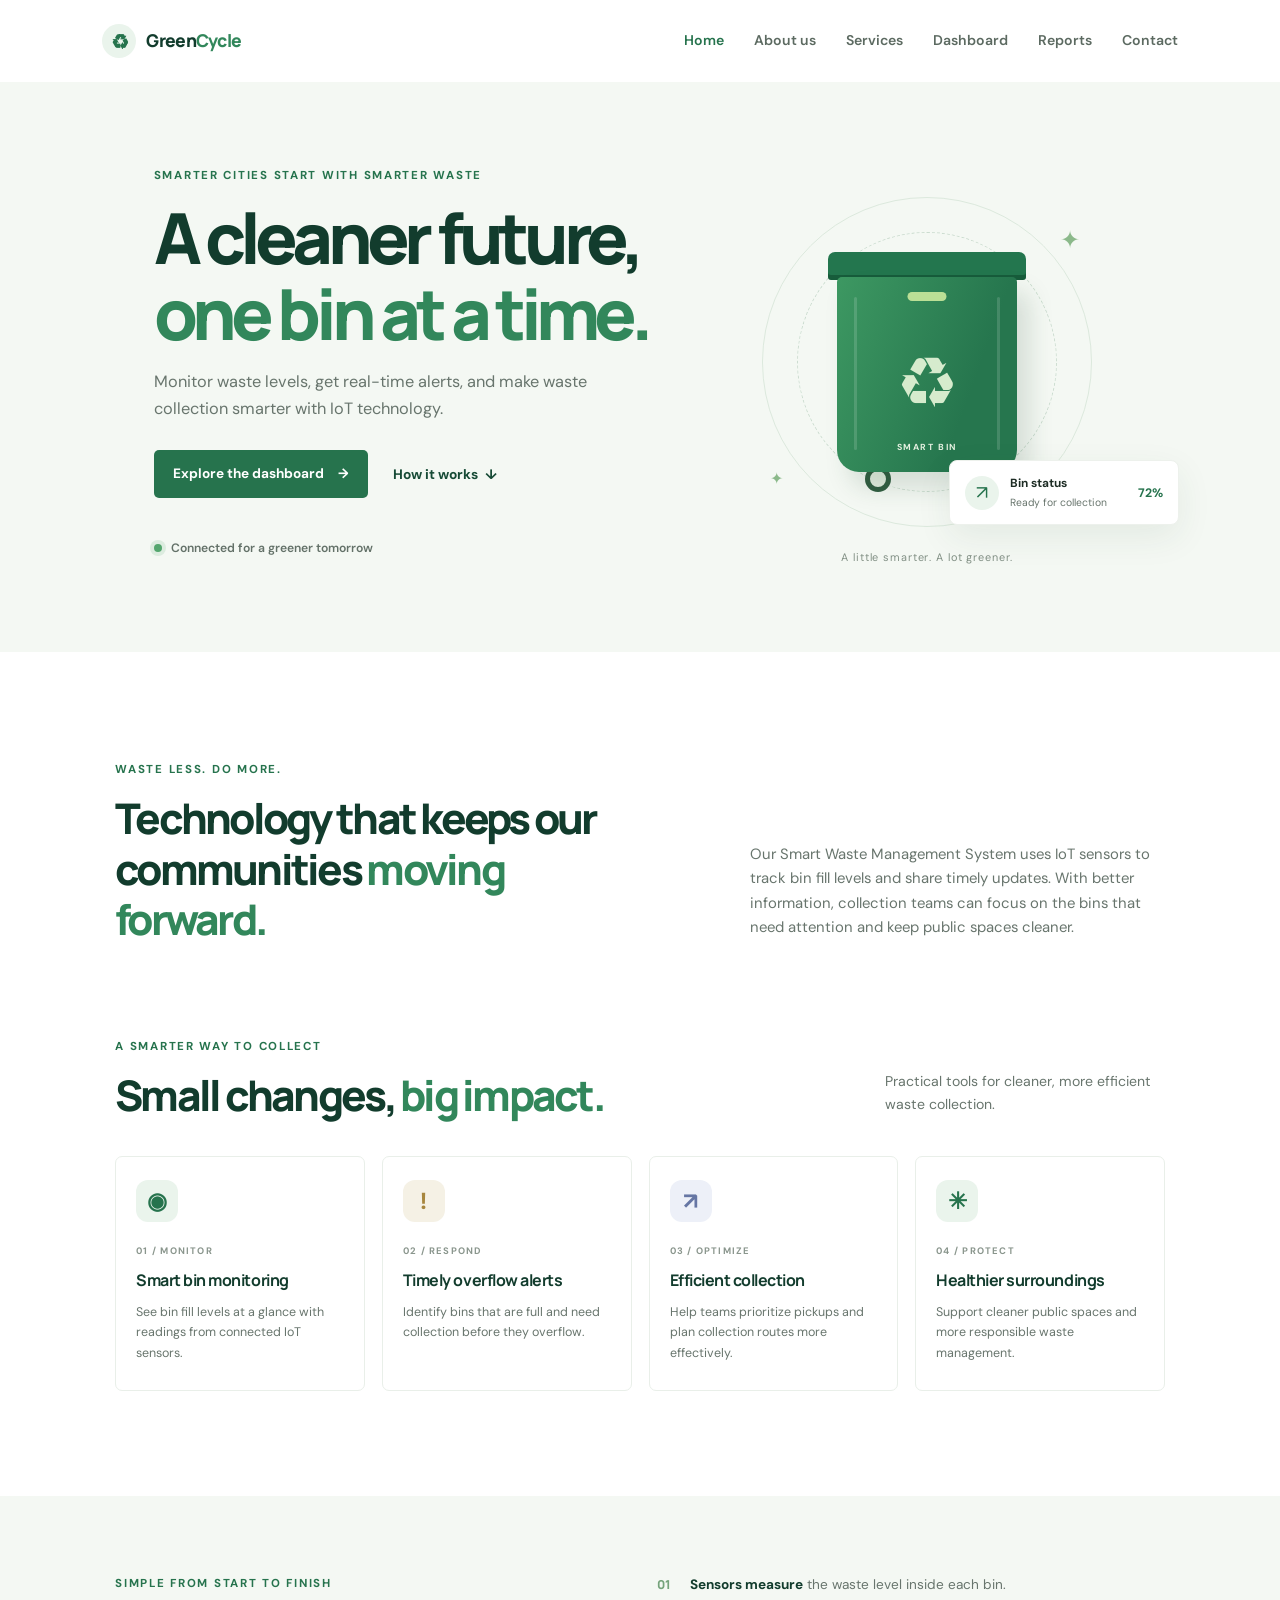
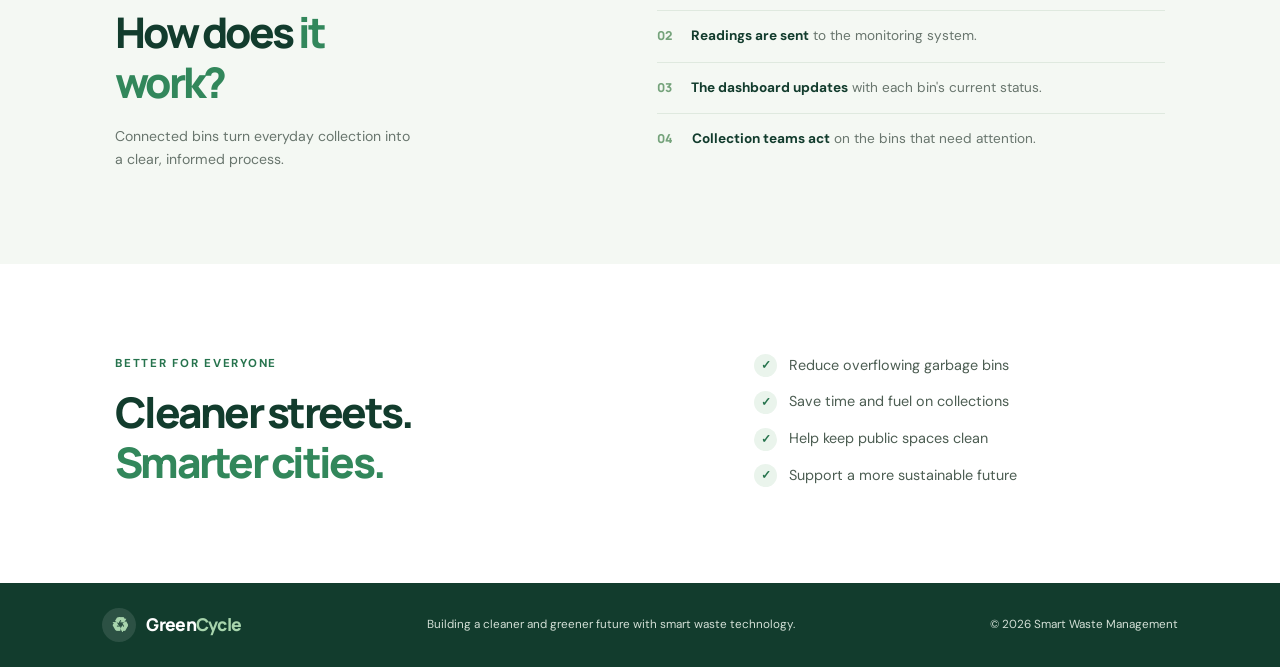
<file: index.html>
<!DOCTYPE html>
<html lang="en">
<head>
    <meta charset="UTF-8">
    <meta name="viewport" content="width=device-width, initial-scale=1.0">
    <meta name="description" content="Monitor waste levels, receive real-time alerts, and make waste collection smarter with IoT technology.">
    <title>Smart Waste Management</title>
    <link rel="stylesheet" href="styles.css">
    <script src="script.js" defer></script>
</head>
<body>
    <header class="site-header">
        <a class="brand" href="home.html" aria-label="Smart Waste Management home">
            <span class="brand-icon" aria-hidden="true">♻</span>
            <span>Green<span class="brand-accent">Cycle</span></span>
        </a>

        <button class="menu-toggle" type="button" aria-expanded="false" aria-controls="site-nav">
            <span class="menu-toggle-label">Menu</span>
            <span class="menu-toggle-icon" aria-hidden="true">☰</span>
        </button>

        <nav class="site-nav" id="site-nav" aria-label="Main navigation">
            <a class="active" href="home.html" aria-current="page">Home</a>
            <a href="AboutUs.html">About us</a>
            <a href="Services.html">Services</a>
            <a href="Dashboard.html">Dashboard</a>
            <a href="Reports.html">Reports</a>
            <a href="Contacts.html">Contact</a>
        </nav>
    </header>

    <main>
        <section class="hero">
            <div class="hero-content">
                <p class="eyebrow">Smarter cities start with smarter waste</p>
                <h1>A cleaner future,<br><span>one bin at a time.</span></h1>
                <p class="hero-copy">Monitor waste levels, get real-time alerts, and make waste collection smarter with IoT technology.</p>
                <div class="hero-actions">
                    <a class="button button-primary" href="Dashboard.html">Explore the dashboard <span aria-hidden="true">→</span></a>
                    <a class="text-link" href="#about">How it works <span aria-hidden="true">↓</span></a>
                </div>
                <div class="hero-note">
                    <span class="status-dot" aria-hidden="true"></span>
                    Connected for a greener tomorrow
                </div>
            </div>
            <div class="hero-visual" aria-label="Illustration of a connected smart waste bin" role="img">
                <div class="orbit orbit-one"></div>
                <div class="orbit orbit-two"></div>
                <div class="leaf leaf-one" aria-hidden="true">✦</div>
                <div class="leaf leaf-two" aria-hidden="true">✦</div>
                <div class="bin-illustration">
                    <div class="bin-lid"></div>
                    <div class="bin-body">
                        <span class="bin-sensor"></span>
                        <span class="bin-recycle" aria-hidden="true">♻</span>
                        <span class="bin-label">SMART BIN</span>
                    </div>
                    <div class="bin-wheel wheel-one"></div>
                    <div class="bin-wheel wheel-two"></div>
                </div>
                <div class="sensor-card">
                    <span class="sensor-icon" aria-hidden="true">↗</span>
                    <span><strong>Bin status</strong><small>Ready for collection</small></span>
                    <span class="sensor-level">72%</span>
                </div>
                <span class="hero-caption">A little smarter. A lot greener.</span>
            </div>
        </section>

        <section class="intro section-wrap" id="about">
            <div class="section-heading">
                <p class="eyebrow">Waste less. Do more.</p>
                <h2>Technology that keeps our communities <span>moving forward.</span></h2>
            </div>
            <p class="intro-copy">Our Smart Waste Management System uses IoT sensors to track bin fill levels and share timely updates. With better information, collection teams can focus on the bins that need attention and keep public spaces cleaner.</p>
        </section>

        <section class="features section-wrap" id="features">
            <div class="section-title-row">
                <div>
                    <p class="eyebrow">A smarter way to collect</p>
                    <h2>Small changes, <span>big impact.</span></h2>
                </div>
                <p>Practical tools for cleaner, more efficient waste collection.</p>
            </div>
            <div class="feature-grid">
                <article class="feature-card">
                    <span class="feature-icon" aria-hidden="true">◉</span>
                    <p class="feature-number">01 / MONITOR</p>
                    <h3>Smart bin monitoring</h3>
                    <p>See bin fill levels at a glance with readings from connected IoT sensors.</p>
                </article>
                <article class="feature-card">
                    <span class="feature-icon icon-alert" aria-hidden="true">!</span>
                    <p class="feature-number">02 / RESPOND</p>
                    <h3>Timely overflow alerts</h3>
                    <p>Identify bins that are full and need collection before they overflow.</p>
                </article>
                <article class="feature-card">
                    <span class="feature-icon icon-route" aria-hidden="true">↗</span>
                    <p class="feature-number">03 / OPTIMIZE</p>
                    <h3>Efficient collection</h3>
                    <p>Help teams prioritize pickups and plan collection routes more effectively.</p>
                </article>
                <article class="feature-card">
                    <span class="feature-icon icon-leaf" aria-hidden="true">✳</span>
                    <p class="feature-number">04 / PROTECT</p>
                    <h3>Healthier surroundings</h3>
                    <p>Support cleaner public spaces and more responsible waste management.</p>
                </article>
            </div>
        </section>

        <section class="process-section" id="process">
            <div class="section-wrap process-layout">
                <div>
                    <p class="eyebrow">Simple from start to finish</p>
                    <h2>How does <span>it work?</span></h2>
                    <p class="process-copy">Connected bins turn everyday collection into a clear, informed process.</p>
                </div>
                <ol class="process-list">
                    <li><span>01</span><p><strong>Sensors measure</strong> the waste level inside each bin.</p></li>
                    <li><span>02</span><p><strong>Readings are sent</strong> to the monitoring system.</p></li>
                    <li><span>03</span><p><strong>The dashboard updates</strong> with each bin's current status.</p></li>
                    <li><span>04</span><p><strong>Collection teams act</strong> on the bins that need attention.</p></li>
                </ol>
            </div>
        </section>

        <section class="benefits section-wrap" id="benefits">
            <div>
                <p class="eyebrow">Better for everyone</p>
                <h2>Cleaner streets.<br><span>Smarter cities.</span></h2>
            </div>
            <ul class="benefit-list">
                <li><span aria-hidden="true">✓</span> Reduce overflowing garbage bins</li>
                <li><span aria-hidden="true">✓</span> Save time and fuel on collections</li>
                <li><span aria-hidden="true">✓</span> Help keep public spaces clean</li>
                <li><span aria-hidden="true">✓</span> Support a more sustainable future</li>
            </ul>
        </section>
    </main>

    <footer class="site-footer">
        <a class="brand footer-brand" href="home.html">
            <span class="brand-icon" aria-hidden="true">♻</span>
            <span>Green<span class="brand-accent">Cycle</span></span>
        </a>
        <p>Building a cleaner and greener future with smart waste technology.</p>
        <p class="copyright">&copy; <span id="current-year">2026</span> Smart Waste Management</p>
    </footer>
</body>
</html>
</file>
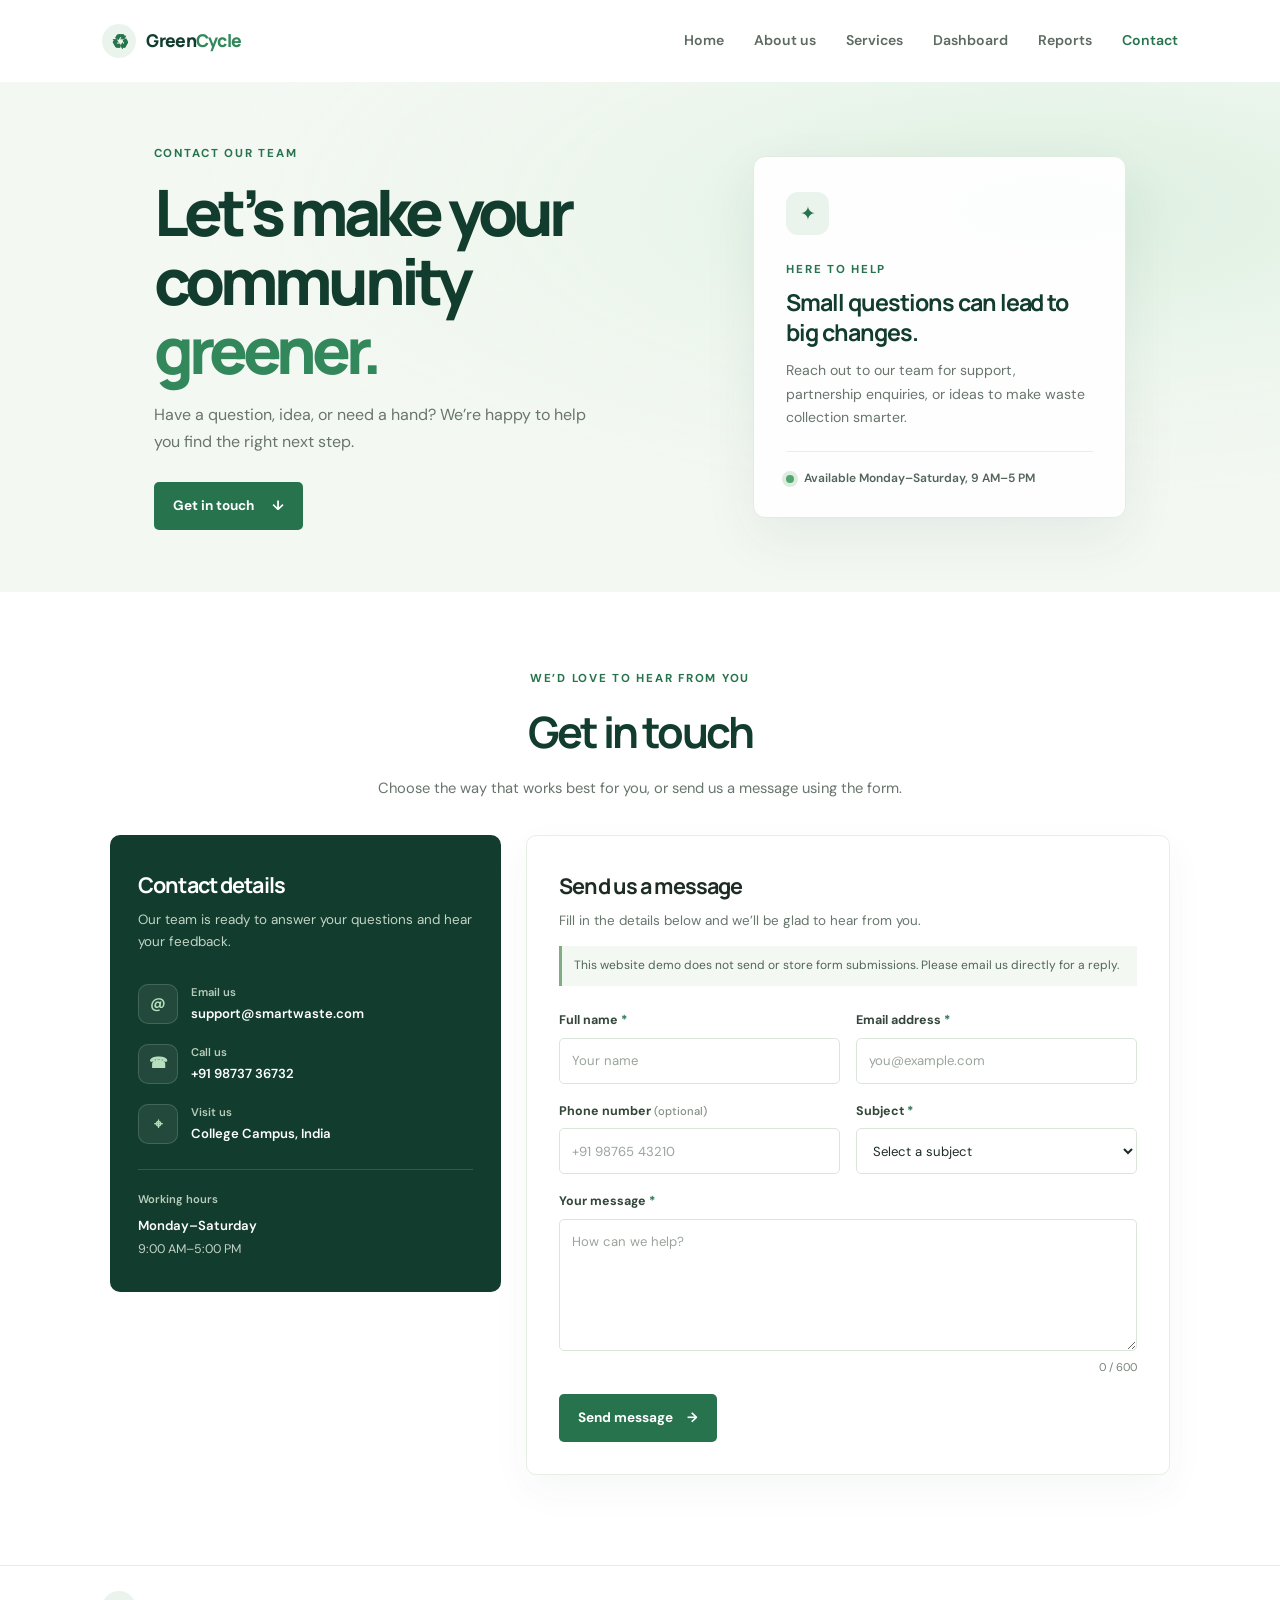
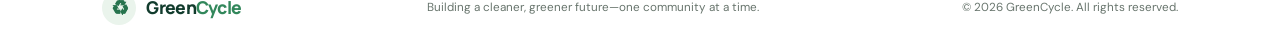
<file: Contacts.html>
<!DOCTYPE html>
<html lang="en">
<head>
    <meta charset="UTF-8">
    <meta name="viewport" content="width=device-width, initial-scale=1.0">
    <meta name="description" content="Contact the Smart Waste Management team with questions, feedback, or support requests.">
    <title>Contact Us | GreenCycle</title>
    <link rel="stylesheet" href="styles.css">
    <script src="script.js" defer></script>
</head>
<body class="contact-page">
    <header class="site-header">
        <a class="brand" href="home.html" aria-label="GreenCycle home">
            <span class="brand-icon" aria-hidden="true">♻</span>
            <span>Green<span class="brand-accent">Cycle</span></span>
        </a>

        <button class="menu-toggle" type="button" aria-expanded="false" aria-controls="site-nav">
            <span class="menu-toggle-label">Menu</span>
            <span class="menu-toggle-icon" aria-hidden="true">☰</span>
        </button>

        <nav class="site-nav" id="site-nav" aria-label="Main navigation">
            <a href="home.html">Home</a>
            <a href="AboutUs.html">About us</a>
            <a href="Services.html">Services</a>
            <a href="Dashboard.html">Dashboard</a>
            <a href="Reports.html">Reports</a>
            <a class="active" href="Contacts.html" aria-current="page">Contact</a>
        </nav>
    </header>

    <main>
        <section class="contact-hero">
            <div class="contact-hero-copy">
                <p class="eyebrow">Contact our team</p>
                <h1>Let’s make your community <span>greener.</span></h1>
                <p class="contact-hero-description">Have a question, idea, or need a hand? We’re happy to help you find the right next step.</p>
                <a class="button button-primary" href="#contact-form">Get in touch <span aria-hidden="true">↓</span></a>
            </div>
            <div class="contact-hero-card">
                <span class="contact-hero-icon" aria-hidden="true">✦</span>
                <p class="eyebrow">Here to help</p>
                <h2>Small questions can lead to big changes.</h2>
                <p>Reach out to our team for support, partnership enquiries, or ideas to make waste collection smarter.</p>
                <div class="contact-availability">
                    <span class="status-dot" aria-hidden="true"></span>
                    <span>Available Monday–Saturday, 9 AM–5 PM</span>
                </div>
            </div>
        </section>

        <section class="contact-content" aria-labelledby="contact-section-title">
            <div class="contact-section-heading">
                <p class="eyebrow">We’d love to hear from you</p>
                <h2 id="contact-section-title">Get in touch</h2>
                <p>Choose the way that works best for you, or send us a message using the form.</p>
            </div>

            <div class="contact-grid">
                <aside class="contact-details" aria-label="Contact details">
                    <h3>Contact details</h3>
                    <p class="contact-details-intro">Our team is ready to answer your questions and hear your feedback.</p>

                    <a class="contact-detail" href="mailto:support@smartwaste.com">
                        <span class="contact-detail-icon" aria-hidden="true">@</span>
                        <span>
                            <span class="contact-detail-label">Email us</span>
                            <strong>support@smartwaste.com</strong>
                        </span>
                    </a>
                    <a class="contact-detail" href="tel:+919873736732">
                        <span class="contact-detail-icon" aria-hidden="true">☎</span>
                        <span>
                            <span class="contact-detail-label">Call us</span>
                            <strong>+91 98737 36732</strong>
                        </span>
                    </a>
                    <div class="contact-detail">
                        <span class="contact-detail-icon" aria-hidden="true">⌖</span>
                        <span>
                            <span class="contact-detail-label">Visit us</span>
                            <strong>College Campus, India</strong>
                        </span>
                    </div>
                    <div class="contact-hours">
                        <span class="contact-detail-label">Working hours</span>
                        <strong>Monday–Saturday</strong>
                        <span>9:00 AM–5:00 PM</span>
                    </div>
                </aside>

                <section class="contact-form-card" aria-labelledby="form-title">
                    <h3 id="form-title">Send us a message</h3>
                    <p class="contact-form-intro">Fill in the details below and we’ll be glad to hear from you.</p>
                    <p class="contact-demo-note">This website demo does not send or store form submissions. Please email us directly for a reply.</p>

                    <form id="contact-form">
                        <div class="contact-form-row">
                            <div class="form-field">
                                <label for="name">Full name <span aria-hidden="true">*</span></label>
                                <input type="text" id="name" name="name" placeholder="Your name" autocomplete="name" required>
                            </div>
                            <div class="form-field">
                                <label for="email">Email address <span aria-hidden="true">*</span></label>
                                <input type="email" id="email" name="email" placeholder="you@example.com" autocomplete="email" required>
                            </div>
                        </div>
                        <div class="contact-form-row">
                            <div class="form-field">
                                <label for="phone">Phone number <span class="optional-label">(optional)</span></label>
                                <input type="tel" id="phone" name="phone" placeholder="+91 98765 43210" autocomplete="tel">
                            </div>
                            <div class="form-field">
                                <label for="subject">Subject <span aria-hidden="true">*</span></label>
                                <select id="subject" name="subject" required>
                                    <option value="" selected disabled>Select a subject</option>
                                    <option value="General enquiry">General enquiry</option>
                                    <option value="Technical support">Technical support</option>
                                    <option value="Complaint">Complaint</option>
                                    <option value="Suggestion">Suggestion</option>
                                </select>
                            </div>
                        </div>
                        <div class="form-field">
                            <label for="message">Your message <span aria-hidden="true">*</span></label>
                            <textarea id="message" name="message" rows="5" minlength="10" maxlength="600" placeholder="How can we help?" aria-describedby="message-count" required></textarea>
                            <div class="message-meta">
                                <span id="form-status" role="status" aria-live="polite"></span>
                                <span id="message-count">0 / 600</span>
                            </div>
                        </div>
                        <button class="button button-primary contact-submit" type="submit">Send message <span aria-hidden="true">→</span></button>
                    </form>
                </section>
            </div>
        </section>
    </main>

    <footer class="site-footer">
        <a class="brand footer-brand" href="home.html">
            <span class="brand-icon" aria-hidden="true">♻</span>
            <span>Green<span class="brand-accent">Cycle</span></span>
        </a>
        <p>Building a cleaner, greener future—one community at a time.</p>
        <p class="copyright">&copy; <span id="current-year">2026</span> GreenCycle. All rights reserved.</p>
    </footer>
</body>
</html>
</file>
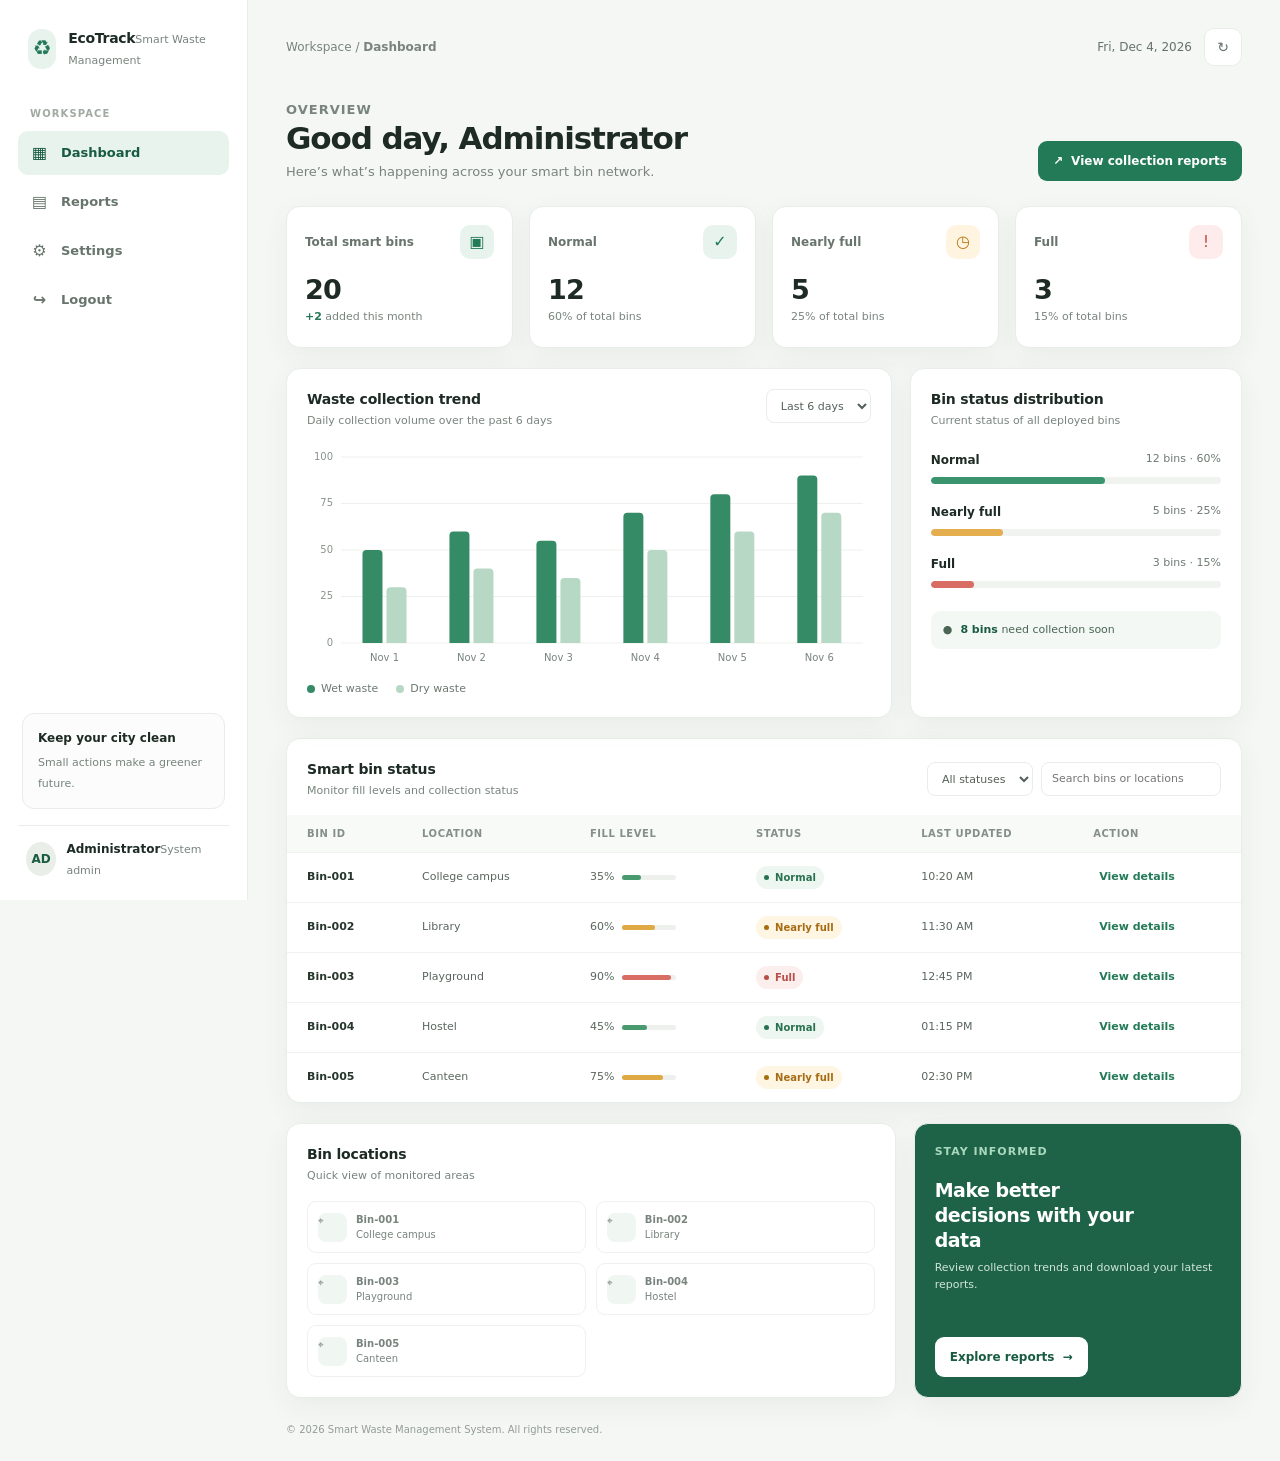
<file: Dashboard.html>
<!DOCTYPE html>
<html lang="en">
<head>
    <meta charset="UTF-8">
    <meta name="viewport" content="width=device-width, initial-scale=1.0">
    <meta name="theme-color" content="#f5f7f4">
    <title>Dashboard | Smart Waste Management</title>
    <style>
        :root {
            color-scheme: light;
            --green: #237a57;
            --green-dark: #185b40;
            --green-soft: #e8f3ed;
            --ink: #1d2b24;
            --muted: #78847d;
            --line: #e8ede9;
            --surface: #ffffff;
            --page: #f5f7f4;
            --shadow: 0 8px 28px rgba(27, 55, 39, .055);
        }

        * { box-sizing: border-box; }

        body {
            margin: 0;
            background: var(--page);
            color: var(--ink);
            font: 14px/1.5 Inter, ui-sans-serif, system-ui, -apple-system, BlinkMacSystemFont, "Segoe UI", sans-serif;
        }

        button, input, select { font: inherit; }
        a { color: inherit; text-decoration: none; }
        .sr-only { position: absolute; width: 1px; height: 1px; overflow: hidden; clip: rect(0, 0, 0, 0); white-space: nowrap; clip-path: inset(50%); }

        .app-shell { display: flex; min-height: 100vh; }

        .sidebar {
            position: fixed;
            inset: 0 auto 0 0;
            z-index: 3;
            display: flex;
            width: 248px;
            flex-direction: column;
            padding: 28px 18px 20px;
            background: #fff;
            border-right: 1px solid var(--line);
        }

        .brand { display: flex; align-items: center; gap: 12px; padding: 0 10px 36px; }
        .brand-mark {
            display: grid;
            width: 40px;
            height: 40px;
            place-items: center;
            border-radius: 13px;
            background: var(--green-soft);
            color: var(--green);
            font-size: 21px;
        }
        .brand-name { font-size: 14px; font-weight: 750; letter-spacing: -.3px; }
        .brand-subtitle { color: var(--muted); font-size: 11px; }
        .nav-label { padding: 0 12px 10px; color: #a0aaa3; font-size: 10px; font-weight: 750; letter-spacing: 1.1px; text-transform: uppercase; }
        .nav-links { display: grid; gap: 5px; }
        .nav-links a {
            display: flex;
            align-items: center;
            gap: 12px;
            min-height: 44px;
            padding: 0 12px;
            border-radius: 10px;
            color: #68756d;
            font-size: 13px;
            font-weight: 550;
            transition: background .18s ease, color .18s ease;
        }
        .nav-links a:hover { background: #f4f7f4; color: var(--green-dark); }
        .nav-links a.active { background: var(--green-soft); color: var(--green-dark); font-weight: 700; }
        .nav-icon { width: 19px; text-align: center; font-size: 16px; }
        .sidebar-bottom { margin-top: auto; }
        .sidebar-note { margin: 0 4px 16px; padding: 15px; border: 1px solid var(--line); border-radius: 12px; background: #fbfcfb; }
        .sidebar-note strong { display: block; margin-bottom: 4px; font-size: 12px; }
        .sidebar-note span { color: var(--muted); font-size: 11px; }
        .user-profile { display: flex; align-items: center; gap: 10px; padding: 12px 8px 0; border-top: 1px solid var(--line); }
        .avatar { display: grid; width: 34px; height: 34px; place-items: center; border-radius: 50%; background: #e9eee9; color: var(--green-dark); font-size: 12px; font-weight: 750; }
        .user-name { font-size: 12px; font-weight: 700; }
        .user-role { color: var(--muted); font-size: 11px; }

        .main-content { width: calc(100% - 248px); margin-left: 248px; padding: 28px 38px 24px; }
        .topbar { display: flex; align-items: center; justify-content: space-between; gap: 20px; margin-bottom: 34px; }
        .breadcrumb { color: var(--muted); font-size: 12px; }
        .topbar-actions { display: flex; align-items: center; gap: 12px; }
        .date-label { color: #657269; font-size: 12px; }
        .icon-button, .menu-button {
            display: grid;
            width: 38px;
            height: 38px;
            place-items: center;
            border: 1px solid var(--line);
            border-radius: 10px;
            background: #fff;
            color: #657269;
            cursor: pointer;
        }
        .menu-button { display: none; }
        .page-heading { display: flex; align-items: flex-end; justify-content: space-between; gap: 20px; margin-bottom: 25px; }
        .eyebrow { margin: 0 0 5px; color: var(--green); font-size: 11px; font-weight: 750; letter-spacing: 1px; text-transform: uppercase; }
        h1, h2, h3, p { margin-top: 0; }
        .page-heading h1 { margin-bottom: 5px; font-size: clamp(24px, 3vw, 31px); letter-spacing: -1.1px; line-height: 1.2; }
        .page-heading p { margin-bottom: 0; color: var(--muted); font-size: 13px; }
        .primary-button {
            display: inline-flex;
            align-items: center;
            justify-content: center;
            gap: 8px;
            min-height: 40px;
            padding: 0 15px;
            border: 0;
            border-radius: 9px;
            background: var(--green);
            color: #fff;
            cursor: pointer;
            font-size: 12px;
            font-weight: 700;
            transition: background .18s ease, transform .18s ease;
        }
        .primary-button:hover { transform: translateY(-1px); background: var(--green-dark); }

        .stats-grid { display: grid; grid-template-columns: repeat(4, minmax(0, 1fr)); gap: 16px; margin-bottom: 20px; }
        .stat-card, .panel { border: 1px solid var(--line); border-radius: 14px; background: var(--surface); box-shadow: var(--shadow); }
        .stat-card { min-height: 142px; padding: 18px; }
        .stat-top { display: flex; align-items: center; justify-content: space-between; margin-bottom: 15px; }
        .stat-label { color: #68756d; font-size: 12px; font-weight: 600; }
        .stat-icon { display: grid; width: 34px; height: 34px; place-items: center; border-radius: 10px; background: var(--green-soft); color: var(--green); font-size: 16px; }
        .stat-card.warning .stat-icon { background: #fff4df; color: #b77916; }
        .stat-card.danger .stat-icon { background: #fdeceb; color: #c4504c; }
        .stat-value { margin-bottom: 2px; font-size: 27px; font-weight: 750; letter-spacing: -.8px; line-height: 1.2; }
        .stat-caption { color: var(--muted); font-size: 11px; }
        .stat-caption strong { color: var(--green); font-weight: 700; }

        .content-grid { display: grid; grid-template-columns: minmax(0, 1.55fr) minmax(260px, .85fr); gap: 18px; margin-bottom: 20px; }
        .panel { padding: 20px; }
        .panel-heading { display: flex; align-items: flex-start; justify-content: space-between; gap: 12px; margin-bottom: 17px; }
        .panel-heading h2, .panel-heading h3 { margin-bottom: 3px; font-size: 14px; letter-spacing: -.2px; }
        .panel-heading p { margin-bottom: 0; color: var(--muted); font-size: 11px; }
        .period-select, .search-input {
            min-height: 34px;
            padding: 0 10px;
            border: 1px solid var(--line);
            border-radius: 8px;
            outline: none;
            background: #fff;
            color: #536057;
            font-size: 11px;
        }
        .period-select:focus, .search-input:focus { border-color: #9dc9b2; box-shadow: 0 0 0 3px rgba(35, 122, 87, .08); }
        .chart-wrap { position: relative; height: 226px; }
        #wasteChart { display: block; width: 100%; height: 100%; }
        .legend { display: flex; gap: 18px; margin-top: 8px; color: #6d7971; font-size: 11px; }
        .legend span { display: inline-flex; align-items: center; gap: 6px; }
        .legend i { width: 8px; height: 8px; border-radius: 50%; background: #358b65; }
        .legend .dry-dot { background: #b7d8c4; }

        .status-list { display: grid; gap: 19px; padding-top: 4px; }
        .status-row { display: grid; grid-template-columns: 1fr auto; gap: 8px; align-items: center; }
        .status-name { font-size: 12px; font-weight: 650; }
        .status-count { color: #6d7971; font-size: 11px; }
        .progress-track { grid-column: 1 / -1; height: 7px; overflow: hidden; border-radius: 10px; background: #f0f3f0; }
        .progress-fill { height: 100%; border-radius: inherit; background: #3a956e; }
        .status-row:nth-child(2) .progress-fill { background: #e4ad4e; }
        .status-row:nth-child(3) .progress-fill { background: #d86d64; }
        .status-summary { display: flex; align-items: center; gap: 8px; margin-top: 23px; padding: 11px 12px; border-radius: 9px; background: #f3f8f4; color: #4a6554; font-size: 11px; }
        .status-summary strong { color: var(--green-dark); }

        .table-panel { padding: 0; overflow: hidden; margin-bottom: 20px; }
        .table-panel .panel-heading { align-items: center; padding: 20px 20px 15px; margin: 0; }
        .table-controls { display: flex; gap: 8px; }
        .search-input { width: 180px; }
        .table-scroll { overflow-x: auto; }
        table { width: 100%; border-collapse: collapse; text-align: left; white-space: nowrap; }
        thead { background: #f8faf8; }
        th { padding: 11px 20px; color: #849087; font-size: 10px; font-weight: 750; letter-spacing: .55px; text-transform: uppercase; }
        td { padding: 13px 20px; border-top: 1px solid #f0f2f0; color: #59665e; font-size: 11px; }
        tbody tr { transition: background .15s ease; }
        tbody tr:hover { background: #fbfcfb; }
        .bin-id { color: #27372e; font-weight: 700; }
        .status-badge { display: inline-flex; align-items: center; gap: 6px; padding: 4px 8px; border-radius: 20px; background: #edf6f0; color: #28714e; font-size: 10px; font-weight: 700; }
        .status-badge::before { width: 5px; height: 5px; border-radius: 50%; background: currentColor; content: ""; }
        .status-badge.nearly-full { background: #fff5e3; color: #a66c13; }
        .status-badge.full { background: #fceeed; color: #b94d48; }
        .fill-cell { display: flex; align-items: center; gap: 8px; }
        .mini-track { width: 54px; height: 5px; border-radius: 6px; background: #edf0ed; }
        .mini-track span { display: block; height: 100%; border-radius: inherit; background: #4a9a70; }
        .view-button { border: 0; background: transparent; color: var(--green); cursor: pointer; font-size: 11px; font-weight: 700; }
        .view-button:hover { color: var(--green-dark); text-decoration: underline; }
        .empty-row { padding: 24px; color: var(--muted); text-align: center; }

        .bottom-grid { display: grid; grid-template-columns: minmax(0, 1.3fr) minmax(250px, .7fr); gap: 18px; }
        .location-list { display: grid; grid-template-columns: repeat(2, minmax(0, 1fr)); gap: 10px; }
        .location-item { display: flex; align-items: center; gap: 9px; padding: 10px; border: 1px solid #eef1ee; border-radius: 9px; }
        .location-pin { display: grid; width: 29px; height: 29px; flex: 0 0 auto; place-items: center; border-radius: 8px; background: #f0f6f1; color: var(--green); }
        .location-item strong { display: block; font-size: 10px; }
        .location-item span { display: block; color: var(--muted); font-size: 10px; }
        .reports-card { display: flex; flex-direction: column; justify-content: space-between; background: #1e6347; color: #fff; }
        .reports-card .eyebrow { color: #a9d8bd; }
        .reports-card h3 { max-width: 220px; margin: 8px 0; font-size: 19px; letter-spacing: -.5px; line-height: 1.3; }
        .reports-card p { margin-bottom: 18px; color: #d1e5d8; font-size: 11px; }
        .reports-card .primary-button { align-self: flex-start; background: #fff; color: var(--green-dark); }
        .reports-card .primary-button:hover { background: #eaf3ed; }
        footer { padding: 24px 0 0; color: #929d95; font-size: 10px; }

        dialog { width: min(420px, calc(100% - 32px)); padding: 0; border: 1px solid var(--line); border-radius: 15px; box-shadow: 0 24px 80px rgba(20, 40, 28, .2); }
        dialog::backdrop { background: rgba(20, 35, 26, .35); backdrop-filter: blur(2px); }
        .dialog-content { padding: 22px; }
        .dialog-heading { display: flex; align-items: flex-start; justify-content: space-between; margin-bottom: 18px; }
        .dialog-heading h2 { margin: 0; font-size: 19px; }
        .dialog-heading p { margin: 3px 0 0; color: var(--muted); font-size: 12px; }
        .dialog-close { border: 0; background: none; color: var(--muted); cursor: pointer; font-size: 22px; line-height: 1; }
        .detail-grid { display: grid; grid-template-columns: 1fr 1fr; gap: 12px; }
        .detail-item { padding: 12px; border-radius: 9px; background: #f7f9f7; }
        .detail-item span { display: block; margin-bottom: 4px; color: var(--muted); font-size: 10px; }
        .detail-item strong { font-size: 12px; }
        .toast { position: fixed; right: 24px; bottom: 24px; z-index: 5; padding: 12px 16px; border-radius: 10px; background: #1e6347; color: #fff; box-shadow: var(--shadow); font-size: 12px; opacity: 0; pointer-events: none; transform: translateY(8px); transition: opacity .2s ease, transform .2s ease; }
        .toast.visible { opacity: 1; transform: translateY(0); }

        @media (max-width: 1100px) {
            .main-content { padding-right: 24px; padding-left: 24px; }
            .stats-grid { grid-template-columns: repeat(2, minmax(0, 1fr)); }
            .content-grid { grid-template-columns: minmax(0, 1.2fr) minmax(240px, .8fr); }
        }
        @media (max-width: 760px) {
            .sidebar { width: 230px; transform: translateX(-100%); transition: transform .22s ease; box-shadow: 12px 0 30px rgba(20, 40, 28, .08); }
            .sidebar.open { transform: translateX(0); }
            .main-content { width: 100%; margin-left: 0; padding: 18px 18px 22px; }
            .topbar { margin-bottom: 26px; }
            .menu-button { display: grid; }
            .topbar { justify-content: flex-start; }
            .topbar-actions { margin-left: auto; }
            .content-grid, .bottom-grid { grid-template-columns: 1fr; }
            .page-heading { align-items: flex-start; }
        }
        @media (max-width: 480px) {
            .main-content { padding-right: 14px; padding-left: 14px; }
            .date-label { display: none; }
            .page-heading { flex-direction: column; }
            .page-heading .primary-button { width: 100%; }
            .stats-grid { gap: 10px; }
            .stat-card { min-height: 130px; padding: 14px; }
            .stat-value { font-size: 24px; }
            .panel { padding: 16px; }
            .table-panel { padding: 0; }
            .table-panel .panel-heading { align-items: flex-start; flex-direction: column; padding: 16px; }
            .table-controls, .search-input { width: 100%; }
            .location-list { grid-template-columns: 1fr; }
        }
    </style>
</head>
<body>
    <div class="app-shell">
        <aside class="sidebar" id="sidebar">
            <a class="brand" href="Dashboard.html" aria-label="Smart Waste Management home">
                <span class="brand-mark" aria-hidden="true">♻</span>
                <span><span class="brand-name">EcoTrack</span><span class="brand-subtitle">Smart Waste Management</span></span>
            </a>
            <div class="nav-label">Workspace</div>
            <nav class="nav-links" aria-label="Main navigation">
                <a class="active" href="Dashboard.html" aria-current="page"><span class="nav-icon" aria-hidden="true">▦</span>Dashboard</a>
                <a href="Reports.html"><span class="nav-icon" aria-hidden="true">▤</span>Reports</a>
                <a href="Services.html"><span class="nav-icon" aria-hidden="true">⚙</span>Settings</a>
                <a href="home.html"><span class="nav-icon" aria-hidden="true">↪</span>Logout</a>
            </nav>
            <div class="sidebar-bottom">
                <div class="sidebar-note"><strong>Keep your city clean</strong><span>Small actions make a greener future.</span></div>
                <div class="user-profile">
                    <span class="avatar" aria-hidden="true">AD</span>
                    <span><span class="user-name">Administrator</span><span class="user-role">System admin</span></span>
                </div>
            </div>
        </aside>

        <main class="main-content">
            <div class="topbar">
                <button class="menu-button" id="menuToggle" type="button" aria-label="Open navigation" aria-expanded="false">☰</button>
                <div class="breadcrumb">Workspace <span aria-hidden="true">/</span> <strong>Dashboard</strong></div>
                <div class="topbar-actions">
                    <span class="date-label" id="currentDate"></span>
                    <button class="icon-button" id="refreshButton" type="button" aria-label="Refresh dashboard" title="Refresh dashboard">↻</button>
                </div>
            </div>

            <section class="page-heading" aria-labelledby="pageTitle">
                <div>
                    <p class="eyebrow">Overview</p>
                    <h1 id="pageTitle">Good day, Administrator</h1>
                    <p>Here’s what’s happening across your smart bin network.</p>
                </div>
                <a class="primary-button" href="Reports.html"><span aria-hidden="true">↗</span> View collection reports</a>
            </section>

            <section class="stats-grid" aria-label="Bin overview">
                <article class="stat-card">
                    <div class="stat-top"><span class="stat-label">Total smart bins</span><span class="stat-icon" aria-hidden="true">▣</span></div>
                    <div class="stat-value">20</div><div class="stat-caption"><strong>+2</strong> added this month</div>
                </article>
                <article class="stat-card">
                    <div class="stat-top"><span class="stat-label">Normal</span><span class="stat-icon" aria-hidden="true">✓</span></div>
                    <div class="stat-value">12</div><div class="stat-caption">60% of total bins</div>
                </article>
                <article class="stat-card warning">
                    <div class="stat-top"><span class="stat-label">Nearly full</span><span class="stat-icon" aria-hidden="true">◷</span></div>
                    <div class="stat-value">5</div><div class="stat-caption">25% of total bins</div>
                </article>
                <article class="stat-card danger">
                    <div class="stat-top"><span class="stat-label">Full</span><span class="stat-icon" aria-hidden="true">!</span></div>
                    <div class="stat-value">3</div><div class="stat-caption">15% of total bins</div>
                </article>
            </section>

            <div class="content-grid">
                <section class="panel" aria-labelledby="trendTitle">
                    <div class="panel-heading">
                        <div><h2 id="trendTitle">Waste collection trend</h2><p>Daily collection volume over the past 6 days</p></div>
                        <label class="sr-only" for="chartPeriod">Chart period</label>
                        <select class="period-select" id="chartPeriod" aria-label="Chart period"><option value="week">Last 6 days</option><option value="month">This month</option></select>
                    </div>
                    <div class="chart-wrap"><canvas id="wasteChart" role="img" aria-label="Bar chart comparing wet and dry waste collections from November 1 to November 6"></canvas></div>
                    <div class="legend"><span><i></i>Wet waste</span><span><i class="dry-dot"></i>Dry waste</span></div>
                </section>

                <section class="panel" aria-labelledby="statusTitle">
                    <div class="panel-heading"><div><h2 id="statusTitle">Bin status distribution</h2><p>Current status of all deployed bins</p></div></div>
                    <div class="status-list">
                        <div class="status-row"><span class="status-name">Normal</span><span class="status-count">12 bins · 60%</span><div class="progress-track"><div class="progress-fill" style="width:60%"></div></div></div>
                        <div class="status-row"><span class="status-name">Nearly full</span><span class="status-count">5 bins · 25%</span><div class="progress-track"><div class="progress-fill" style="width:25%"></div></div></div>
                        <div class="status-row"><span class="status-name">Full</span><span class="status-count">3 bins · 15%</span><div class="progress-track"><div class="progress-fill" style="width:15%"></div></div></div>
                    </div>
                    <div class="status-summary"><span aria-hidden="true">●</span><span><strong>8 bins</strong> need collection soon</span></div>
                </section>
            </div>

            <section class="panel table-panel" aria-labelledby="binsTitle">
                <div class="panel-heading">
                    <div><h2 id="binsTitle">Smart bin status</h2><p>Monitor fill levels and collection status</p></div>
                    <div class="table-controls">
                        <label class="sr-only" for="statusFilter">Filter bins by status</label>
                        <select class="period-select" id="statusFilter"><option value="all">All statuses</option><option value="normal">Normal</option><option value="nearly full">Nearly full</option><option value="full">Full</option></select>
                        <label class="sr-only" for="binSearch">Search bins or locations</label>
                        <input class="search-input" id="binSearch" type="search" placeholder="Search bins or locations">
                    </div>
                </div>
                <div class="table-scroll">
                    <table>
                        <thead><tr><th>Bin ID</th><th>Location</th><th>Fill level</th><th>Status</th><th>Last updated</th><th>Action</th></tr></thead>
                        <tbody id="binTableBody">
                            <tr data-id="Bin-001" data-location="College campus" data-fill="35" data-status="Normal" data-updated="10:20 AM"><td class="bin-id">Bin-001</td><td>College campus</td><td><span class="fill-cell">35% <span class="mini-track"><span style="width:35%"></span></span></span></td><td><span class="status-badge">Normal</span></td><td>10:20 AM</td><td><button class="view-button" type="button">View details</button></td></tr>
                            <tr data-id="Bin-002" data-location="Library" data-fill="60" data-status="Nearly Full" data-updated="11:30 AM"><td class="bin-id">Bin-002</td><td>Library</td><td><span class="fill-cell">60% <span class="mini-track"><span style="width:60%;background:#dfa943"></span></span></span></td><td><span class="status-badge nearly-full">Nearly full</span></td><td>11:30 AM</td><td><button class="view-button" type="button">View details</button></td></tr>
                            <tr data-id="Bin-003" data-location="Playground" data-fill="90" data-status="Full" data-updated="12:45 PM"><td class="bin-id">Bin-003</td><td>Playground</td><td><span class="fill-cell">90% <span class="mini-track"><span style="width:90%;background:#d86d64"></span></span></span></td><td><span class="status-badge full">Full</span></td><td>12:45 PM</td><td><button class="view-button" type="button">View details</button></td></tr>
                            <tr data-id="Bin-004" data-location="Hostel" data-fill="45" data-status="Normal" data-updated="01:15 PM"><td class="bin-id">Bin-004</td><td>Hostel</td><td><span class="fill-cell">45% <span class="mini-track"><span style="width:45%"></span></span></span></td><td><span class="status-badge">Normal</span></td><td>01:15 PM</td><td><button class="view-button" type="button">View details</button></td></tr>
                            <tr data-id="Bin-005" data-location="Canteen" data-fill="75" data-status="Nearly Full" data-updated="02:30 PM"><td class="bin-id">Bin-005</td><td>Canteen</td><td><span class="fill-cell">75% <span class="mini-track"><span style="width:75%;background:#dfa943"></span></span></span></td><td><span class="status-badge nearly-full">Nearly full</span></td><td>02:30 PM</td><td><button class="view-button" type="button">View details</button></td></tr>
                        </tbody>
                    </table>
                </div>
            </section>

            <div class="bottom-grid">
                <section class="panel" aria-labelledby="locationsTitle">
                    <div class="panel-heading"><div><h2 id="locationsTitle">Bin locations</h2><p>Quick view of monitored areas</p></div></div>
                    <div class="location-list">
                        <div class="location-item"><span class="location-pin" aria-hidden="true">⌖</span><span><strong>Bin-001</strong><span>College campus</span></span></div>
                        <div class="location-item"><span class="location-pin" aria-hidden="true">⌖</span><span><strong>Bin-002</strong><span>Library</span></span></div>
                        <div class="location-item"><span class="location-pin" aria-hidden="true">⌖</span><span><strong>Bin-003</strong><span>Playground</span></span></div>
                        <div class="location-item"><span class="location-pin" aria-hidden="true">⌖</span><span><strong>Bin-004</strong><span>Hostel</span></span></div>
                        <div class="location-item"><span class="location-pin" aria-hidden="true">⌖</span><span><strong>Bin-005</strong><span>Canteen</span></span></div>
                    </div>
                </section>
                <section class="panel reports-card">
                    <div><p class="eyebrow">Stay informed</p><h3>Make better decisions with your data</h3><p>Review collection trends and download your latest reports.</p></div>
                    <a class="primary-button" href="Reports.html">Explore reports <span aria-hidden="true">→</span></a>
                </section>
            </div>
            <footer>© 2026 Smart Waste Management System. All rights reserved.</footer>
        </main>
    </div>

    <dialog id="binDialog" aria-labelledby="dialogTitle">
        <div class="dialog-content">
            <div class="dialog-heading"><div><h2 id="dialogTitle">Bin details</h2><p id="dialogLocation"></p></div><button class="dialog-close" id="closeDialog" type="button" aria-label="Close dialog">×</button></div>
            <div class="detail-grid">
                <div class="detail-item"><span>Current fill level</span><strong id="dialogFill"></strong></div>
                <div class="detail-item"><span>Current status</span><strong id="dialogStatus"></strong></div>
                <div class="detail-item"><span>Last updated</span><strong id="dialogUpdated"></strong></div>
                <div class="detail-item"><span>Collection</span><strong id="dialogCollection"></strong></div>
            </div>
        </div>
    </dialog>
    <div class="toast" id="toast" role="status" aria-live="polite">Dashboard is up to date.</div>

    <script>
        const chartData = {
            week: {
                labels: ["Nov 1", "Nov 2", "Nov 3", "Nov 4", "Nov 5", "Nov 6"],
                wet: [50, 60, 55, 70, 80, 90],
                dry: [30, 40, 35, 50, 60, 70]
            },
            month: {
                labels: ["Week 1", "Week 2", "Week 3", "Week 4"],
                wet: [235, 280, 310, 355],
                dry: [155, 190, 210, 250]
            }
        };

        const canvas = document.getElementById("wasteChart");
        const chartContext = canvas.getContext("2d");
        const chartPeriod = document.getElementById("chartPeriod");

        function drawChart(period) {
            const data = chartData[period];
            const bounds = canvas.getBoundingClientRect();
            const ratio = window.devicePixelRatio || 1;
            canvas.width = Math.max(1, Math.round(bounds.width * ratio));
            canvas.height = Math.max(1, Math.round(bounds.height * ratio));
            chartContext.setTransform(ratio, 0, 0, ratio, 0, 0);

            const width = bounds.width;
            const height = bounds.height;
            const margin = { top: 10, right: 8, bottom: 30, left: 34 };
            const plotWidth = width - margin.left - margin.right;
            const plotHeight = height - margin.top - margin.bottom;
            const maxValue = Math.ceil(Math.max(...data.wet) / 50) * 50;
            const steps = 4;

            chartContext.clearRect(0, 0, width, height);
            chartContext.font = "10px Inter, system-ui, sans-serif";
            chartContext.textBaseline = "middle";
            chartContext.textAlign = "right";

            for (let index = 0; index <= steps; index++) {
                const y = margin.top + (plotHeight / steps) * index;
                const value = Math.round(maxValue - (maxValue / steps) * index);
                chartContext.strokeStyle = "#edf1ed";
                chartContext.lineWidth = 1;
                chartContext.beginPath();
                chartContext.moveTo(margin.left, y);
                chartContext.lineTo(width - margin.right, y);
                chartContext.stroke();
                chartContext.fillStyle = "#89948c";
                chartContext.fillText(String(value), margin.left - 8, y);
            }

            const groupWidth = plotWidth / data.labels.length;
            const barWidth = Math.min(20, groupWidth * .25);
            data.labels.forEach((label, index) => {
                const center = margin.left + groupWidth * (index + .5);
                const wetHeight = (data.wet[index] / maxValue) * plotHeight;
                const dryHeight = (data.dry[index] / maxValue) * plotHeight;
                chartContext.fillStyle = "#358b65";
                chartContext.beginPath();
                chartContext.roundRect(center - barWidth - 2, margin.top + plotHeight - wetHeight, barWidth, wetHeight, [4, 4, 0, 0]);
                chartContext.fill();
                chartContext.fillStyle = "#b7d8c4";
                chartContext.beginPath();
                chartContext.roundRect(center + 2, margin.top + plotHeight - dryHeight, barWidth, dryHeight, [4, 4, 0, 0]);
                chartContext.fill();
                chartContext.fillStyle = "#78847d";
                chartContext.textAlign = "center";
                chartContext.textBaseline = "top";
                chartContext.fillText(label, center, height - margin.bottom + 10);
            });
        }

        function applyFilters() {
            const query = document.getElementById("binSearch").value.trim().toLowerCase();
            const status = document.getElementById("statusFilter").value;
            let visible = 0;
            document.querySelectorAll("#binTableBody tr").forEach((row) => {
                const matchesQuery = row.dataset.id.toLowerCase().includes(query) || row.dataset.location.toLowerCase().includes(query);
                const matchesStatus = status === "all" || row.dataset.status.toLowerCase() === status;
                row.hidden = !(matchesQuery && matchesStatus);
                if (!row.hidden) visible++;
            });

            const existingMessage = document.querySelector(".empty-row");
            if (existingMessage) existingMessage.remove();
            if (visible === 0) {
                const row = document.createElement("tr");
                row.className = "empty-row";
                row.innerHTML = '<td colspan="6">No bins match your search.</td>';
                document.getElementById("binTableBody").appendChild(row);
            }
        }

        document.getElementById("currentDate").textContent = new Intl.DateTimeFormat("en", {
            weekday: "short", year: "numeric", month: "short", day: "numeric"
        }).format(new Date());

        chartPeriod.addEventListener("change", () => drawChart(chartPeriod.value));
        document.getElementById("binSearch").addEventListener("input", applyFilters);
        document.getElementById("statusFilter").addEventListener("change", applyFilters);
        window.addEventListener("resize", () => drawChart(chartPeriod.value));

        const sidebar = document.getElementById("sidebar");
        const menuToggle = document.getElementById("menuToggle");
        menuToggle.addEventListener("click", () => {
            const isOpen = sidebar.classList.toggle("open");
            menuToggle.setAttribute("aria-expanded", String(isOpen));
            menuToggle.setAttribute("aria-label", isOpen ? "Close navigation" : "Open navigation");
        });

        const binDialog = document.getElementById("binDialog");
        document.querySelectorAll(".view-button").forEach((button) => {
            button.addEventListener("click", () => {
                const bin = button.closest("tr").dataset;
                document.getElementById("dialogTitle").textContent = bin.id;
                document.getElementById("dialogLocation").textContent = bin.location;
                document.getElementById("dialogFill").textContent = bin.fill + "%";
                document.getElementById("dialogStatus").textContent = bin.status;
                document.getElementById("dialogUpdated").textContent = bin.updated;
                document.getElementById("dialogCollection").textContent = Number(bin.fill) >= 60 ? "Collection recommended" : "No collection needed";
                binDialog.showModal();
            });
        });
        document.getElementById("closeDialog").addEventListener("click", () => binDialog.close());
        binDialog.addEventListener("click", (event) => {
            if (event.target === binDialog) binDialog.close();
        });

        let toastTimer;
        document.getElementById("refreshButton").addEventListener("click", (event) => {
            drawChart(chartPeriod.value);
            const toast = document.getElementById("toast");
            toast.classList.add("visible");
            clearTimeout(toastTimer);
            toastTimer = setTimeout(() => toast.classList.remove("visible"), 2200);
            event.currentTarget.blur();
        });

        if ("ResizeObserver" in window) {
            new ResizeObserver(() => drawChart(chartPeriod.value)).observe(canvas.parentElement);
        }
        drawChart(chartPeriod.value);
    </script>
</body>
</html>
</file>
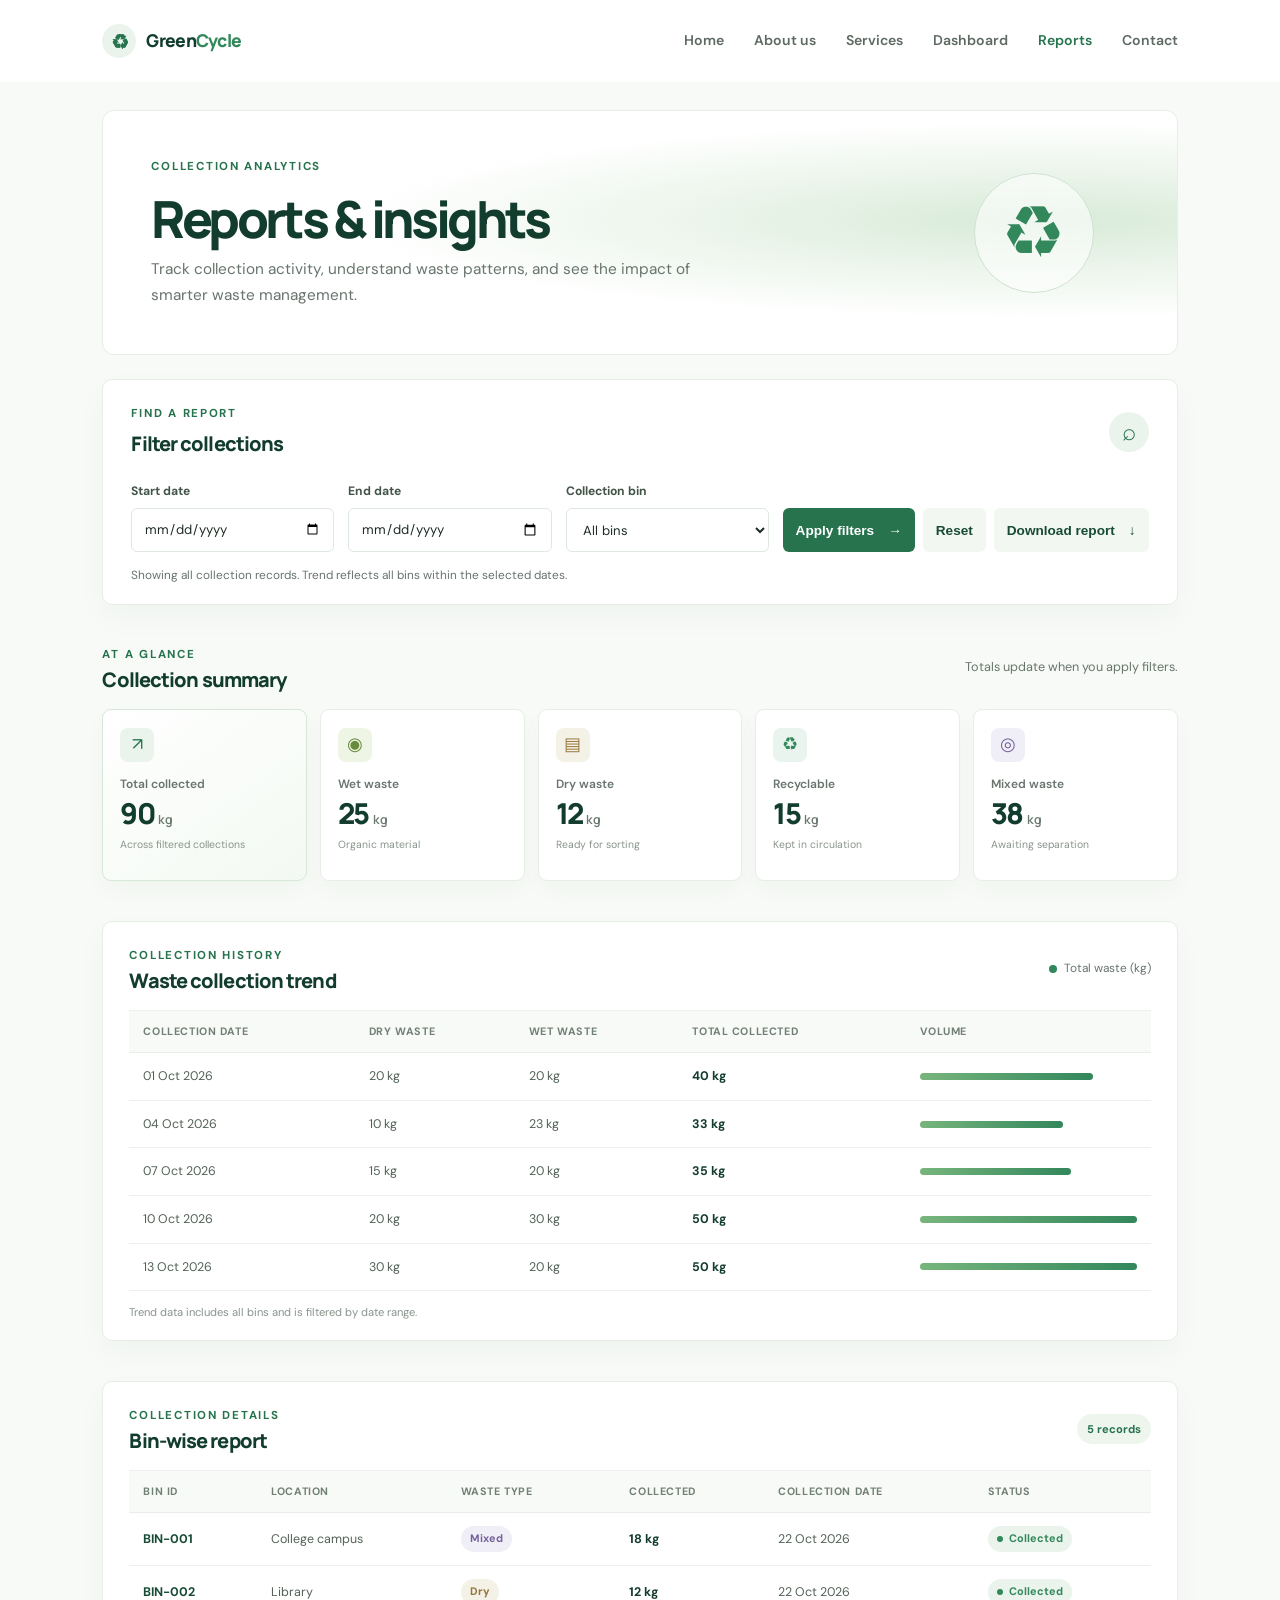
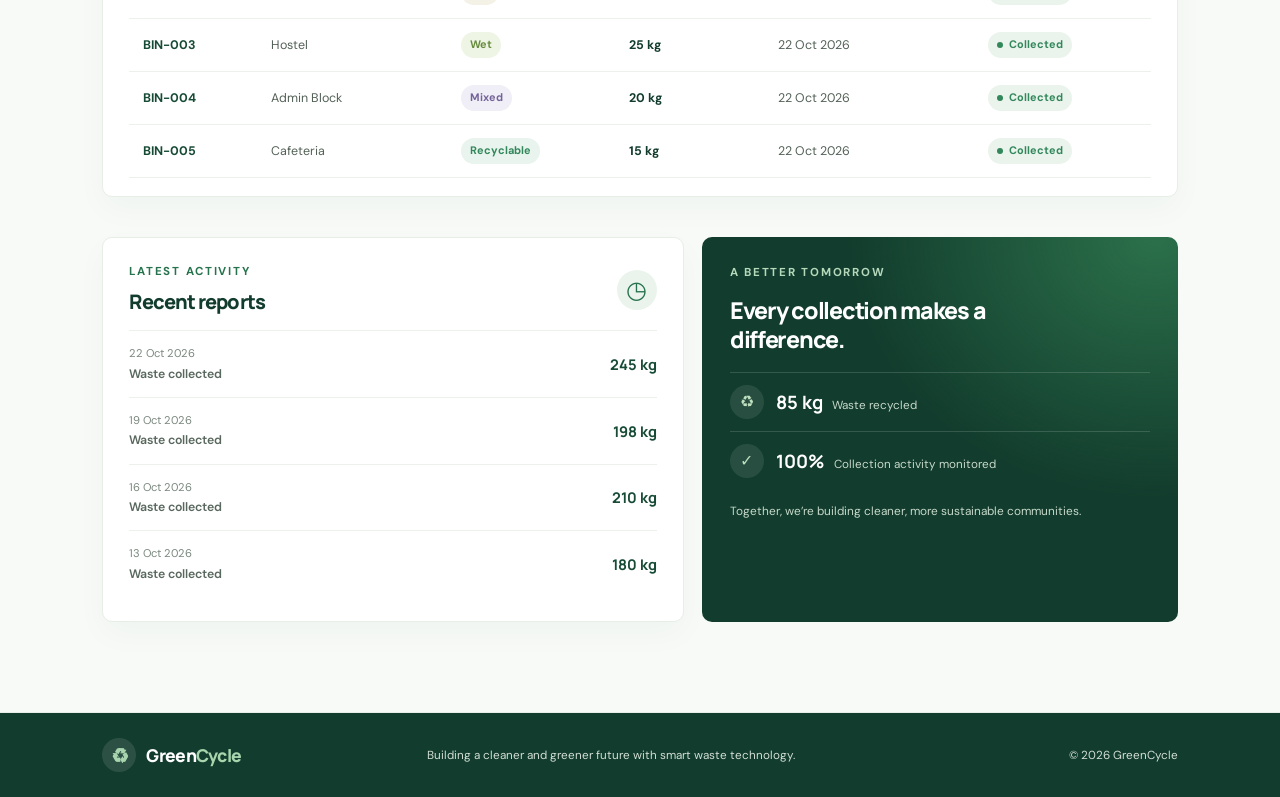
<file: Reports.html>
<!DOCTYPE html>
<html lang="en">
<head>
    <meta charset="UTF-8">
    <meta name="viewport" content="width=device-width, initial-scale=1.0">
    <meta name="description" content="Review waste collection trends, bin activity, and environmental impact with GreenCycle reports.">
    <title>Reports | GreenCycle</title>
    <link rel="stylesheet" href="styles.css">
    <script src="script.js" defer></script>
</head>
<body class="reports-page">
    <header class="site-header">
        <a class="brand" href="home.html" aria-label="GreenCycle home">
            <span class="brand-icon" aria-hidden="true">♻</span>
            <span>Green<span class="brand-accent">Cycle</span></span>
        </a>

        <button class="menu-toggle" type="button" aria-expanded="false" aria-controls="site-nav">
            <span class="menu-toggle-label">Menu</span>
            <span class="menu-toggle-icon" aria-hidden="true">☰</span>
        </button>

        <nav class="site-nav" id="site-nav" aria-label="Main navigation">
            <a href="home.html">Home</a>
            <a href="AboutUs.html">About us</a>
            <a href="Services.html">Services</a>
            <a href="Dashboard.html">Dashboard</a>
            <a class="active" href="Reports.html" aria-current="page">Reports</a>
            <a href="Contacts.html">Contact</a>
        </nav>
    </header>

    <main class="reports-main">
        <section class="reports-hero">
            <div>
                <p class="eyebrow">Collection analytics</p>
                <h1>Reports &amp; insights</h1>
                <p>Track collection activity, understand waste patterns, and see the impact of smarter waste management.</p>
            </div>
            <div class="reports-hero-mark" aria-hidden="true">♻</div>
        </section>

        <section class="report-filter panel" aria-labelledby="filter-title">
            <div class="panel-heading">
                <div>
                    <p class="eyebrow">Find a report</p>
                    <h2 id="filter-title">Filter collections</h2>
                </div>
                <span class="filter-icon" aria-hidden="true">⌕</span>
            </div>
            <form id="report-filters" class="filter-form">
                <div class="filter-field">
                    <label for="start-date">Start date</label>
                    <input type="date" id="start-date" name="startDate">
                </div>
                <div class="filter-field">
                    <label for="end-date">End date</label>
                    <input type="date" id="end-date" name="endDate">
                </div>
                <div class="filter-field">
                    <label for="bin-filter">Collection bin</label>
                    <select id="bin-filter" name="bin">
                        <option value="all">All bins</option>
                        <option value="BIN-001">BIN-001</option>
                        <option value="BIN-002">BIN-002</option>
                        <option value="BIN-003">BIN-003</option>
                        <option value="BIN-004">BIN-004</option>
                        <option value="BIN-005">BIN-005</option>
                    </select>
                </div>
                <div class="filter-actions">
                    <button class="button button-primary" type="submit">Apply filters <span aria-hidden="true">→</span></button>
                    <button class="button button-secondary" type="reset">Reset</button>
                    <button class="button button-secondary print-button" type="button" id="print-report">Download report <span aria-hidden="true">↓</span></button>
                </div>
                <p class="filter-message" id="filter-message" role="status" aria-live="polite">Showing all collection records. Trend reflects all bins within the selected dates.</p>
            </form>
        </section>

        <section class="report-section" aria-labelledby="summary-title">
            <div class="section-title-row report-section-heading">
                <div>
                    <p class="eyebrow">At a glance</p>
                    <h2 id="summary-title">Collection summary</h2>
                </div>
                <p>Totals update when you apply filters.</p>
            </div>
            <div class="summary-grid">
                <article class="summary-card summary-total">
                    <span class="summary-icon" aria-hidden="true">↗</span>
                    <p>Total collected</p>
                    <h3><span data-summary="total">90</span><small>kg</small></h3>
                    <span class="summary-caption">Across filtered collections</span>
                </article>
                <article class="summary-card">
                    <span class="summary-icon icon-wet" aria-hidden="true">◉</span>
                    <p>Wet waste</p>
                    <h3><span data-summary="wet">25</span><small>kg</small></h3>
                    <span class="summary-caption">Organic material</span>
                </article>
                <article class="summary-card">
                    <span class="summary-icon icon-dry" aria-hidden="true">▤</span>
                    <p>Dry waste</p>
                    <h3><span data-summary="dry">12</span><small>kg</small></h3>
                    <span class="summary-caption">Ready for sorting</span>
                </article>
                <article class="summary-card">
                    <span class="summary-icon icon-recycle" aria-hidden="true">♻</span>
                    <p>Recyclable</p>
                    <h3><span data-summary="recyclable">15</span><small>kg</small></h3>
                    <span class="summary-caption">Kept in circulation</span>
                </article>
                <article class="summary-card">
                    <span class="summary-icon icon-mixed" aria-hidden="true">◎</span>
                    <p>Mixed waste</p>
                    <h3><span data-summary="mixed">38</span><small>kg</small></h3>
                    <span class="summary-caption">Awaiting separation</span>
                </article>
            </div>
        </section>

        <section class="report-section report-panel" aria-labelledby="trend-title">
            <div class="section-title-row report-section-heading">
                <div>
                    <p class="eyebrow">Collection history</p>
                    <h2 id="trend-title">Waste collection trend</h2>
                </div>
                <span class="trend-legend"><i aria-hidden="true"></i> Total waste (kg)</span>
            </div>
            <div class="table-wrap">
                <table class="report-table trend-table">
                    <thead>
                        <tr>
                            <th scope="col">Collection date</th>
                            <th scope="col">Dry waste</th>
                            <th scope="col">Wet waste</th>
                            <th scope="col">Total collected</th>
                            <th scope="col" class="trend-bar-heading">Volume</th>
                        </tr>
                    </thead>
                    <tbody id="trend-rows">
                        <tr data-trend-date="2026-10-01" data-trend-total="40">
                            <td>01 Oct 2026</td><td>20 kg</td><td>20 kg</td><td class="table-total">40 kg</td>
                            <td class="trend-bar-cell"><span class="trend-bar" style="--bar-width: 80%"></span></td>
                        </tr>
                        <tr data-trend-date="2026-10-04" data-trend-total="33">
                            <td>04 Oct 2026</td><td>10 kg</td><td>23 kg</td><td class="table-total">33 kg</td>
                            <td class="trend-bar-cell"><span class="trend-bar" style="--bar-width: 66%"></span></td>
                        </tr>
                        <tr data-trend-date="2026-10-07" data-trend-total="35">
                            <td>07 Oct 2026</td><td>15 kg</td><td>20 kg</td><td class="table-total">35 kg</td>
                            <td class="trend-bar-cell"><span class="trend-bar" style="--bar-width: 70%"></span></td>
                        </tr>
                        <tr data-trend-date="2026-10-10" data-trend-total="50">
                            <td>10 Oct 2026</td><td>20 kg</td><td>30 kg</td><td class="table-total">50 kg</td>
                            <td class="trend-bar-cell"><span class="trend-bar" style="--bar-width: 100%"></span></td>
                        </tr>
                        <tr data-trend-date="2026-10-13" data-trend-total="50">
                            <td>13 Oct 2026</td><td>30 kg</td><td>20 kg</td><td class="table-total">50 kg</td>
                            <td class="trend-bar-cell"><span class="trend-bar" style="--bar-width: 100%"></span></td>
                        </tr>
                        <tr id="empty-trend-row" hidden><td colspan="5">No trend data matches this date range.</td></tr>
                    </tbody>
                </table>
            </div>
            <p class="table-note">Trend data includes all bins and is filtered by date range.</p>
        </section>

        <section class="report-section report-panel" aria-labelledby="bin-report-title">
            <div class="section-title-row report-section-heading">
                <div>
                    <p class="eyebrow">Collection details</p>
                    <h2 id="bin-report-title">Bin-wise report</h2>
                </div>
                <span class="table-record-count" id="record-count">5 records</span>
            </div>
            <div class="table-wrap">
                <table class="report-table bin-table">
                    <thead>
                        <tr>
                            <th scope="col">Bin ID</th>
                            <th scope="col">Location</th>
                            <th scope="col">Waste type</th>
                            <th scope="col">Collected</th>
                            <th scope="col">Collection date</th>
                            <th scope="col">Status</th>
                        </tr>
                    </thead>
                    <tbody id="bin-rows">
                        <tr data-bin="BIN-001" data-type="mixed" data-kg="18" data-record-date="2026-10-22">
                            <td class="bin-id">BIN-001</td><td>College campus</td><td><span class="waste-tag tag-mixed">Mixed</span></td>
                            <td class="table-total">18 kg</td><td>22 Oct 2026</td><td><span class="status-badge">Collected</span></td>
                        </tr>
                        <tr data-bin="BIN-002" data-type="dry" data-kg="12" data-record-date="2026-10-22">
                            <td class="bin-id">BIN-002</td><td>Library</td><td><span class="waste-tag tag-dry">Dry</span></td>
                            <td class="table-total">12 kg</td><td>22 Oct 2026</td><td><span class="status-badge">Collected</span></td>
                        </tr>
                        <tr data-bin="BIN-003" data-type="wet" data-kg="25" data-record-date="2026-10-22">
                            <td class="bin-id">BIN-003</td><td>Hostel</td><td><span class="waste-tag tag-wet">Wet</span></td>
                            <td class="table-total">25 kg</td><td>22 Oct 2026</td><td><span class="status-badge">Collected</span></td>
                        </tr>
                        <tr data-bin="BIN-004" data-type="mixed" data-kg="20" data-record-date="2026-10-22">
                            <td class="bin-id">BIN-004</td><td>Admin Block</td><td><span class="waste-tag tag-mixed">Mixed</span></td>
                            <td class="table-total">20 kg</td><td>22 Oct 2026</td><td><span class="status-badge">Collected</span></td>
                        </tr>
                        <tr data-bin="BIN-005" data-type="recyclable" data-kg="15" data-record-date="2026-10-22">
                            <td class="bin-id">BIN-005</td><td>Cafeteria</td><td><span class="waste-tag tag-recycle">Recyclable</span></td>
                            <td class="table-total">15 kg</td><td>22 Oct 2026</td><td><span class="status-badge">Collected</span></td>
                        </tr>
                        <tr id="empty-bin-row" hidden><td colspan="6">No collection records match these filters.</td></tr>
                    </tbody>
                </table>
            </div>
        </section>

        <div class="report-bottom-grid">
            <section class="report-panel recent-panel" aria-labelledby="recent-title">
                <div class="panel-heading">
                    <div><p class="eyebrow">Latest activity</p><h2 id="recent-title">Recent reports</h2></div>
                    <span class="panel-heading-icon" aria-hidden="true">◷</span>
                </div>
                <ul class="recent-list">
                    <li><span class="recent-date">22 Oct 2026</span><strong>245 kg</strong><span>Waste collected</span></li>
                    <li><span class="recent-date">19 Oct 2026</span><strong>198 kg</strong><span>Waste collected</span></li>
                    <li><span class="recent-date">16 Oct 2026</span><strong>210 kg</strong><span>Waste collected</span></li>
                    <li><span class="recent-date">13 Oct 2026</span><strong>180 kg</strong><span>Waste collected</span></li>
                </ul>
            </section>

            <section class="impact-card" aria-labelledby="impact-title">
                <p class="eyebrow">A better tomorrow</p>
                <h2 id="impact-title">Every collection makes a difference.</h2>
                <div class="impact-stat"><span aria-hidden="true">♻</span><p><strong>85 kg</strong><small>Waste recycled</small></p></div>
                <div class="impact-stat"><span aria-hidden="true">✓</span><p><strong>100%</strong><small>Collection activity monitored</small></p></div>
                <p class="impact-footnote">Together, we’re building cleaner, more sustainable communities.</p>
            </section>
        </div>
    </main>

    <footer class="site-footer">
        <a class="brand footer-brand" href="home.html">
            <span class="brand-icon" aria-hidden="true">♻</span>
            <span>Green<span class="brand-accent">Cycle</span></span>
        </a>
        <p>Building a cleaner and greener future with smart waste technology.</p>
        <p class="copyright">&copy; <span id="current-year">2026</span> GreenCycle</p>
    </footer>
</body>
</html>
</file>
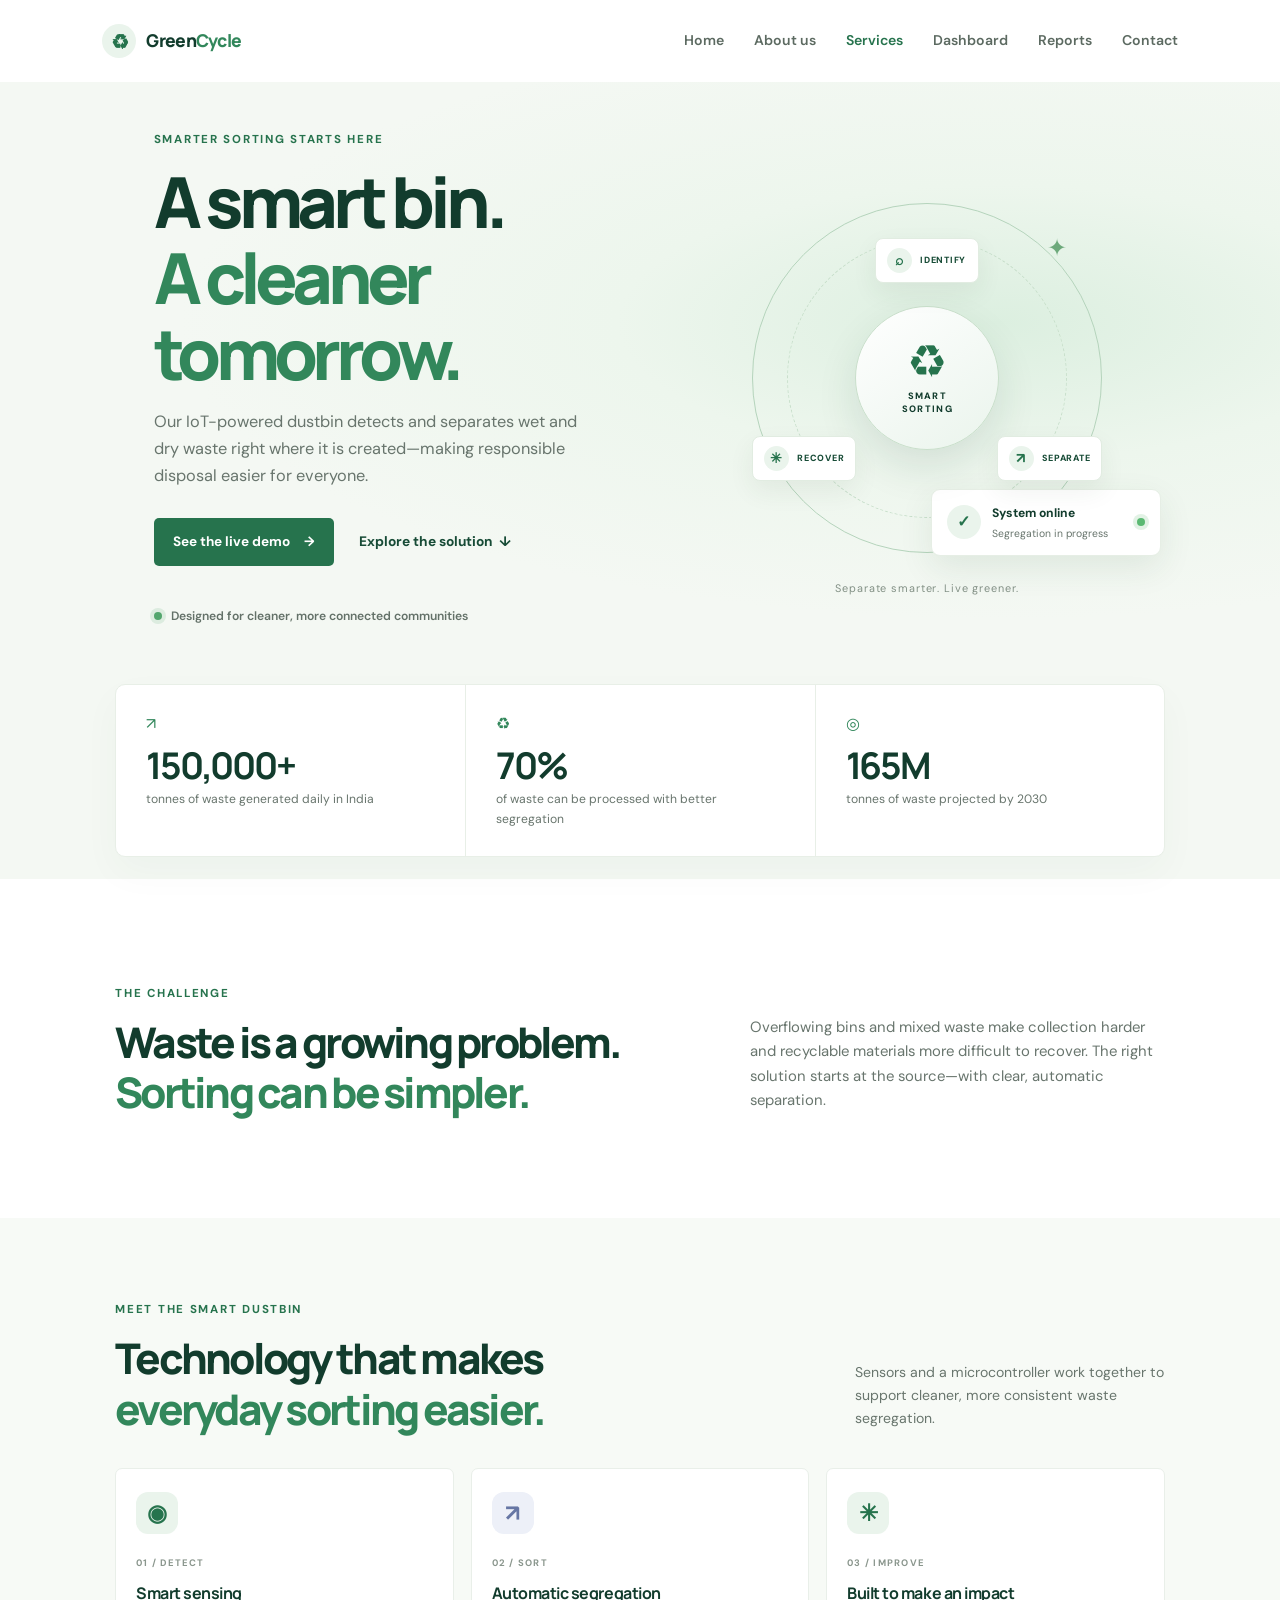
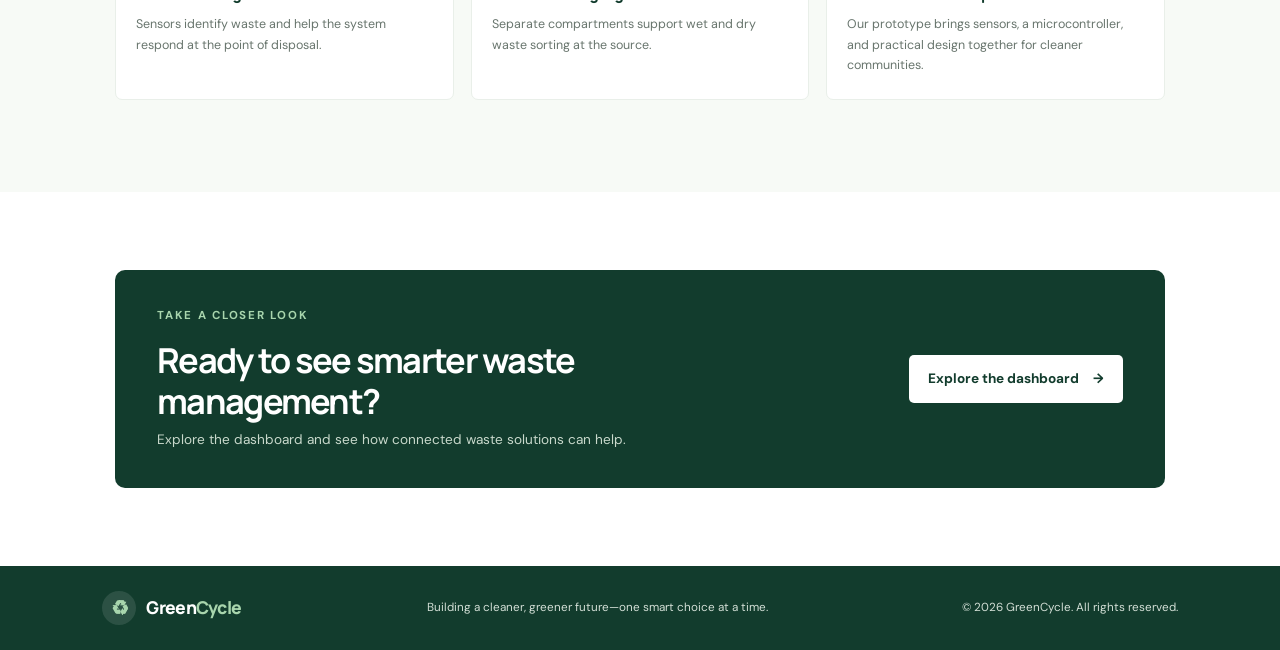
<file: Services.html>
<!DOCTYPE html>
<html lang="en">
<head>
    <meta charset="UTF-8">
    <meta name="viewport" content="width=device-width, initial-scale=1.0">
    <meta name="description" content="Discover GreenCycle's IoT-powered smart dustbin for automated wet and dry waste segregation.">
    <title>Smart Services | GreenCycle</title>
    <link rel="stylesheet" href="styles.css">
    <script src="script.js" defer></script>
</head>
<body class="services-page">
    <header class="site-header">
        <a class="brand" href="home.html" aria-label="GreenCycle home">
            <span class="brand-icon" aria-hidden="true">♻</span>
            <span>Green<span class="brand-accent">Cycle</span></span>
        </a>

        <button class="menu-toggle" type="button" aria-expanded="false" aria-controls="site-nav">
            <span class="menu-toggle-label">Menu</span>
            <span class="menu-toggle-icon" aria-hidden="true">☰</span>
        </button>

        <nav class="site-nav" id="site-nav" aria-label="Main navigation">
            <a href="home.html">Home</a>
            <a href="AboutUs.html">About us</a>
            <a class="active" href="Services.html" aria-current="page">Services</a>
            <a href="Dashboard.html">Dashboard</a>
            <a href="Reports.html">Reports</a>
            <a href="Contacts.html">Contact</a>
        </nav>
    </header>

    <main>
        <section class="hero service-hero">
            <div class="hero-content service-reveal">
                <p class="eyebrow">Smarter sorting starts here</p>
                <h1>A smart bin.<br><span>A cleaner tomorrow.</span></h1>
                <p class="hero-copy">Our IoT-powered dustbin detects and separates wet and dry waste right where it is created—making responsible disposal easier for everyone.</p>
                <div class="hero-actions">
                    <a class="button button-primary" href="Dashboard.html">See the live demo <span aria-hidden="true">→</span></a>
                    <a class="text-link" href="#solution">Explore the solution <span aria-hidden="true">↓</span></a>
                </div>
                <div class="hero-note">
                    <span class="status-dot" aria-hidden="true"></span>
                    Designed for cleaner, more connected communities
                </div>
            </div>

            <div class="service-visual service-reveal" role="img" aria-label="Illustration of a connected system identifying, sorting, and recovering waste">
                <div class="service-orbit service-orbit-one"></div>
                <div class="service-orbit service-orbit-two"></div>
                <span class="service-spark service-spark-one" aria-hidden="true">✦</span>
                <span class="service-spark service-spark-two" aria-hidden="true">✳</span>
                <div class="sorting-system" aria-hidden="true">
                    <div class="sorting-system-core">
                        <span class="sorting-core-icon">♻</span>
                        <span class="sorting-core-label">SMART<br>SORTING</span>
                    </div>
                    <div class="sorting-step sorting-step-identify">
                        <span class="sorting-step-icon">⌕</span>
                        <span>IDENTIFY</span>
                    </div>
                    <div class="sorting-step sorting-step-separate">
                        <span class="sorting-step-icon">↗</span>
                        <span>SEPARATE</span>
                    </div>
                    <div class="sorting-step sorting-step-recover">
                        <span class="sorting-step-icon">✳</span>
                        <span>RECOVER</span>
                    </div>
                </div>
                <div class="service-status-card">
                    <span class="service-status-icon" aria-hidden="true">✓</span>
                    <span><strong>System online</strong><small>Segregation in progress</small></span>
                    <span class="service-status-pulse" aria-hidden="true"></span>
                </div>
                <span class="service-visual-caption">Separate smarter. Live greener.</span>
            </div>
        </section>

        <section class="service-impact" id="impact" aria-label="Waste management impact">
            <div class="service-impact-grid">
                <article class="service-stat service-reveal">
                    <span class="service-stat-icon" aria-hidden="true">↗</span>
                    <h2><span data-count="150000" data-suffix="+">150,000+</span></h2>
                    <p>tonnes of waste generated daily in India</p>
                </article>
                <article class="service-stat service-reveal">
                    <span class="service-stat-icon" aria-hidden="true">♻</span>
                    <h2><span data-count="70" data-suffix="%">70%</span></h2>
                    <p>of waste can be processed with better segregation</p>
                </article>
                <article class="service-stat service-reveal">
                    <span class="service-stat-icon" aria-hidden="true">◎</span>
                    <h2><span data-count="165" data-suffix="M">165M</span></h2>
                    <p>tonnes of waste projected by 2030</p>
                </article>
            </div>
        </section>

        <section class="section-wrap service-challenges" id="problem">
            <div class="section-heading service-reveal">
                <p class="eyebrow">The challenge</p>
                <h2>Waste is a growing problem.<br><span>Sorting can be simpler.</span></h2>
            </div>
            <p class="intro-copy service-reveal">Overflowing bins and mixed waste make collection harder and recyclable materials more difficult to recover. The right solution starts at the source—with clear, automatic separation.</p>
        </section>

        <section class="service-solution" id="solution">
            <div class="section-wrap">
                <div class="section-title-row service-reveal">
                    <div>
                        <p class="eyebrow">Meet the smart dustbin</p>
                        <h2>Technology that makes<br><span>everyday sorting easier.</span></h2>
                    </div>
                    <p>Sensors and a microcontroller work together to support cleaner, more consistent waste segregation.</p>
                </div>
                <div class="feature-grid service-feature-grid">
                    <article class="feature-card service-reveal">
                        <span class="feature-icon" aria-hidden="true">◉</span>
                        <p class="feature-number">01 / DETECT</p>
                        <h3>Smart sensing</h3>
                        <p>Sensors identify waste and help the system respond at the point of disposal.</p>
                    </article>
                    <article class="feature-card service-reveal">
                        <span class="feature-icon icon-route" aria-hidden="true">↗</span>
                        <p class="feature-number">02 / SORT</p>
                        <h3>Automatic segregation</h3>
                        <p>Separate compartments support wet and dry waste sorting at the source.</p>
                    </article>
                    <article class="feature-card service-reveal" id="prototype">
                        <span class="feature-icon icon-leaf" aria-hidden="true">✳</span>
                        <p class="feature-number">03 / IMPROVE</p>
                        <h3>Built to make an impact</h3>
                        <p>Our prototype brings sensors, a microcontroller, and practical design together for cleaner communities.</p>
                    </article>
                </div>
            </div>
        </section>

        <section class="service-cta service-reveal" id="demo">
            <div>
                <p class="eyebrow">Take a closer look</p>
                <h2>Ready to see smarter waste management?</h2>
                <p>Explore the dashboard and see how connected waste solutions can help.</p>
            </div>
            <a class="button button-primary" href="Dashboard.html">Explore the dashboard <span aria-hidden="true">→</span></a>
        </section>
    </main>

    <footer class="site-footer">
        <a class="brand footer-brand" href="home.html" aria-label="GreenCycle home">
            <span class="brand-icon" aria-hidden="true">♻</span>
            <span>Green<span class="brand-accent">Cycle</span></span>
        </a>
        <p>Building a cleaner, greener future—one smart choice at a time.</p>
        <p class="copyright">&copy; <span id="current-year">2026</span> GreenCycle. All rights reserved.</p>
    </footer>
</body>
</html>
</file>
<file: styles.css>
@import url('https://fonts.googleapis.com/css2?family=DM+Sans:wght@400;500;600;700&family=Manrope:wght@400;500;600;700;800&display=swap');

:root {
    color-scheme: light;
    --green-950: #123c2d;
    --green-900: #174b36;
    --green-700: #26734d;
    --green-600: #32875b;
    --green-100: #eaf4ec;
    --green-50: #f4f8f3;
    --ink: #1d2c24;
    --muted: #68756d;
    --white: #ffffff;
    --font-body: 'DM Sans', sans-serif;
    --font-heading: 'Manrope', sans-serif;
}

* {
    box-sizing: border-box;
}

html {
    scroll-behavior: smooth;
}

body {
    margin: 0;
    background: var(--white);
    color: var(--ink);
    font-family: var(--font-body);
    line-height: 1.65;
}

a {
    color: inherit;
    text-decoration: none;
}

.site-header {
    position: relative;
    z-index: 2;
    display: flex;
    min-height: 82px;
    align-items: center;
    justify-content: space-between;
    padding: 0 8%;
    background: var(--white);
}

.brand {
    display: inline-flex;
    align-items: center;
    gap: 10px;
    color: var(--green-950);
    font-family: var(--font-heading);
    font-size: 1.1rem;
    font-weight: 800;
    letter-spacing: -0.04em;
}

.brand-icon {
    display: grid;
    width: 34px;
    height: 34px;
    place-items: center;
    border-radius: 50%;
    background: var(--green-100);
    color: var(--green-700);
    font-size: 1.25rem;
}

.brand-accent {
    color: var(--green-600);
}

.site-nav {
    display: flex;
    align-items: center;
    gap: 30px;
}

.site-nav a {
    color: #5c6a61;
    font-size: 0.88rem;
    font-weight: 600;
    transition: color 160ms ease;
}

.site-nav a:hover,
.site-nav a.active {
    color: var(--green-700);
}

.menu-toggle {
    display: none;
}

.hero {
    display: grid;
    min-height: 570px;
    grid-template-columns: 1fr 0.9fr;
    align-items: center;
    gap: 5%;
    overflow: hidden;
    padding: 48px 10% 58px 12%;
    background: var(--green-50);
}

.hero-content {
    max-width: 570px;
}

.eyebrow {
    margin: 0 0 14px;
    color: var(--green-700);
    font-size: 0.72rem;
    font-weight: 700;
    letter-spacing: 0.15em;
    text-transform: uppercase;
}

h1,
h2,
h3,
p {
    margin-top: 0;
}

h1,
h2,
h3 {
    font-family: var(--font-heading);
}

.hero h1 {
    margin-bottom: 18px;
    color: var(--green-950);
    font-size: clamp(2.8rem, 5.5vw, 4.65rem);
    font-weight: 800;
    letter-spacing: -0.075em;
    line-height: 1.08;
}

.hero h1 span,
.section-heading h2 span,
.section-title-row h2 span,
.process-layout h2 span,
.benefits h2 span {
    color: var(--green-600);
}

.hero-copy {
    max-width: 440px;
    margin-bottom: 28px;
    color: var(--muted);
    font-size: 1.02rem;
}

.hero-actions {
    display: flex;
    align-items: center;
    gap: 25px;
}

.button {
    display: inline-flex;
    min-height: 48px;
    align-items: center;
    justify-content: center;
    gap: 14px;
    padding: 0 19px;
    border-radius: 5px;
    font-size: 0.85rem;
    font-weight: 700;
    transition: background 160ms ease, transform 160ms ease;
}

.button:hover {
    transform: translateY(-2px);
}

.button-primary {
    background: var(--green-700);
    color: var(--white);
}

.button-primary:hover {
    background: var(--green-900);
}

.text-link {
    color: var(--green-900);
    font-size: 0.86rem;
    font-weight: 700;
}

.text-link span {
    margin-left: 4px;
}

.hero-note {
    display: flex;
    align-items: center;
    gap: 9px;
    margin-top: 40px;
    color: #637168;
    font-size: 0.76rem;
    font-weight: 600;
}

.status-dot {
    width: 8px;
    height: 8px;
    border-radius: 50%;
    background: #53a66d;
    box-shadow: 0 0 0 4px #dcecdf;
}

.hero-visual {
    position: relative;
    display: grid;
    min-height: 410px;
    place-items: center;
}

.orbit {
    position: absolute;
    width: 330px;
    height: 330px;
    border: 1px solid #dce9dd;
    border-radius: 50%;
}

.orbit-two {
    width: 260px;
    height: 260px;
    border-style: dashed;
    border-color: #cbdccf;
}

.bin-illustration {
    position: relative;
    z-index: 1;
    width: 180px;
    height: 235px;
    margin-top: 15px;
}

.bin-lid {
    position: absolute;
    top: 0;
    left: -9px;
    width: 198px;
    height: 23px;
    border-radius: 7px 7px 3px 3px;
    background: #23764e;
    box-shadow: 0 5px 0 #175c3b;
}

.bin-body {
    position: absolute;
    top: 25px;
    width: 180px;
    height: 195px;
    overflow: hidden;
    border-radius: 5px 5px 22px 22px;
    background: linear-gradient(110deg, #3d9862, #26764e 70%);
    box-shadow: 12px 16px 25px #234b3026;
}

.bin-body::before,
.bin-body::after {
    position: absolute;
    top: 20px;
    bottom: 22px;
    width: 3px;
    border-radius: 5px;
    background: #ffffff24;
    content: '';
}

.bin-body::before {
    left: 17px;
}

.bin-body::after {
    right: 17px;
}

.bin-sensor {
    position: absolute;
    top: 15px;
    left: 50%;
    width: 39px;
    height: 9px;
    transform: translateX(-50%);
    border-radius: 10px;
    background: #bbdf96;
}

.bin-recycle {
    position: absolute;
    top: 48px;
    left: 50%;
    transform: translateX(-50%);
    color: #d6ebcd;
    font-size: 4.4rem;
}

.bin-label {
    position: absolute;
    bottom: 18px;
    left: 0;
    width: 100%;
    color: #e5f1e1;
    font-size: 0.55rem;
    font-weight: 700;
    letter-spacing: 0.18em;
    text-align: center;
}

.bin-wheel {
    position: absolute;
    z-index: -1;
    bottom: -5px;
    width: 26px;
    height: 26px;
    border: 5px solid #315d41;
    border-radius: 50%;
    background: #e4eee0;
}

.wheel-one {
    left: 28px;
}

.wheel-two {
    right: 28px;
}

.sensor-card {
    position: absolute;
    z-index: 1;
    right: -6%;
    bottom: 42px;
    display: flex;
    min-width: 230px;
    align-items: center;
    gap: 11px;
    padding: 13px 15px;
    border: 1px solid #edf1ec;
    border-radius: 8px;
    background: var(--white);
    box-shadow: 0 12px 35px #244c3014;
}

.sensor-icon {
    display: grid;
    width: 34px;
    height: 34px;
    place-items: center;
    border-radius: 50%;
    background: var(--green-100);
    color: var(--green-700);
    font-size: 1.2rem;
}

.sensor-card strong,
.sensor-card small {
    display: block;
}

.sensor-card strong {
    color: var(--ink);
    font-size: 0.74rem;
}

.sensor-card small {
    color: var(--muted);
    font-size: 0.65rem;
}

.sensor-level {
    margin-left: auto;
    color: var(--green-700);
    font-size: 0.77rem;
    font-weight: 700;
}

.leaf {
    position: absolute;
    color: #8bb98a;
    font-size: 1.5rem;
}

.leaf-one {
    top: 63px;
    right: 16%;
}

.leaf-two {
    bottom: 75px;
    left: 15%;
    font-size: 1rem;
}

.hero-caption {
    position: absolute;
    bottom: 0;
    color: #829085;
    font-size: 0.68rem;
    letter-spacing: 0.08em;
}

.section-wrap {
    width: min(1080px, 82%);
    margin: 0 auto;
}

.intro {
    display: grid;
    grid-template-columns: 1fr 0.8fr;
    align-items: end;
    gap: 11%;
    padding-top: 108px;
    padding-bottom: 92px;
}

.section-heading h2,
.section-title-row h2,
.process-layout h2,
.benefits h2 {
    margin-bottom: 0;
    color: var(--green-950);
    font-size: clamp(2rem, 3.3vw, 2.75rem);
    font-weight: 800;
    letter-spacing: -0.065em;
    line-height: 1.2;
}

.intro-copy {
    margin-bottom: 5px;
    color: var(--muted);
    font-size: 0.93rem;
}

.features {
    padding-bottom: 105px;
}

.section-title-row {
    display: flex;
    align-items: end;
    justify-content: space-between;
    gap: 30px;
    margin-bottom: 35px;
}

.section-title-row > p {
    max-width: 280px;
    margin-bottom: 4px;
    color: var(--muted);
    font-size: 0.88rem;
}

.feature-grid {
    display: grid;
    grid-template-columns: repeat(4, 1fr);
    gap: 17px;
}

.feature-card {
    min-height: 235px;
    padding: 23px 20px;
    border: 1px solid #e9efe9;
    border-radius: 7px;
    background: var(--white);
    transition: border-color 180ms ease, box-shadow 180ms ease, transform 180ms ease;
}

.feature-card:hover {
    transform: translateY(-4px);
    border-color: #c8ddcb;
    box-shadow: 0 12px 30px #244c300d;
}

.feature-icon {
    display: grid;
    width: 42px;
    height: 42px;
    place-items: center;
    margin-bottom: 22px;
    border-radius: 12px;
    background: var(--green-100);
    color: var(--green-700);
    font-size: 1.45rem;
    font-weight: 700;
}

.icon-alert {
    background: #f5f1e5;
    color: #a7863e;
}

.icon-route {
    background: #edf0f8;
    color: #6676a4;
}

.icon-leaf {
    background: #eaf4ec;
}

.feature-number {
    margin-bottom: 8px;
    color: #8a968d;
    font-size: 0.59rem;
    font-weight: 700;
    letter-spacing: 0.13em;
}

.feature-card h3 {
    margin-bottom: 8px;
    color: var(--green-950);
    font-size: 1rem;
    letter-spacing: -0.03em;
}

.feature-card > p:last-child {
    margin-bottom: 0;
    color: var(--muted);
    font-size: 0.78rem;
    line-height: 1.65;
}

.process-section {
    padding: 78px 0;
    background: var(--green-50);
}

.process-layout {
    display: grid;
    grid-template-columns: 0.8fr 1fr;
    gap: 13%;
}

.process-layout h2 {
    max-width: 300px;
}

.process-copy {
    max-width: 300px;
    margin-top: 17px;
    color: var(--muted);
    font-size: 0.88rem;
}

.about-cta {
    display: flex;
    align-items: flex-start;
    flex-direction: column;
    gap: 20px;
}

.about-cta p {
    max-width: 390px;
    margin: 0;
    color: var(--muted);
    font-size: 0.9rem;
}

.process-list {
    margin: 0;
    padding: 0;
    list-style: none;
}

.process-list li {
    display: flex;
    align-items: center;
    gap: 19px;
    padding: 14px 0;
    border-bottom: 1px solid #dfe9df;
}

.process-list li:first-child {
    padding-top: 0;
}

.process-list li:last-child {
    padding-bottom: 0;
    border-bottom: 0;
}

.process-list li > span {
    color: #75a37b;
    font-family: var(--font-heading);
    font-size: 0.77rem;
    font-weight: 800;
}

.process-list p {
    margin: 0;
    color: var(--muted);
    font-size: 0.85rem;
}

.process-list strong {
    color: var(--green-950);
}

.benefits {
    display: grid;
    grid-template-columns: 1fr 0.8fr;
    align-items: center;
    gap: 12%;
    padding-top: 90px;
    padding-bottom: 95px;
}

.benefit-list {
    display: grid;
    gap: 13px;
    margin: 0;
    padding: 0;
    list-style: none;
    color: #4c5d52;
    font-size: 0.9rem;
}

.benefit-list li {
    display: flex;
    align-items: center;
    gap: 12px;
}

.benefit-list li span {
    display: grid;
    width: 23px;
    height: 23px;
    flex: 0 0 23px;
    place-items: center;
    border-radius: 50%;
    background: var(--green-100);
    color: var(--green-700);
    font-size: 0.72rem;
    font-weight: 700;
}

.site-footer {
    display: grid;
    grid-template-columns: 1fr 1.4fr 1fr;
    align-items: center;
    gap: 20px;
    padding: 25px 8%;
    background: var(--green-950);
    color: #d3dfd6;
}

.footer-brand {
    color: var(--white);
}

.footer-brand .brand-icon {
    background: #ffffff1c;
    color: #a8d5ad;
}

.footer-brand .brand-accent {
    color: #a8d5ad;
}

.site-footer > p {
    margin: 0;
    font-size: 0.73rem;
}

.copyright {
    text-align: right;
}

@media (max-width: 900px) {
    .site-header {
        padding: 0 6%;
    }

    .site-nav {
        gap: 17px;
    }

    .hero {
        padding-right: 7%;
        padding-left: 8%;
    }

    .sensor-card {
        right: -3%;
    }

    .feature-grid {
        grid-template-columns: repeat(2, 1fr);
    }

    .section-wrap {
        width: 84%;
    }
}

@media (max-width: 650px) {
    .site-header {
        min-height: 70px;
        padding: 0 6%;
    }

    .menu-toggle {
        display: inline-flex;
        align-items: center;
        gap: 8px;
        padding: 8px 0 8px 8px;
        border: 0;
        background: transparent;
        color: var(--green-900);
        cursor: pointer;
        font-family: var(--font-body);
        font-size: 0.82rem;
        font-weight: 700;
    }

    .menu-toggle-icon {
        font-size: 1.2rem;
    }

    .site-nav {
        position: absolute;
        top: 70px;
        right: 0;
        left: 0;
        display: none;
        align-items: stretch;
        gap: 0;
        padding: 7px 6% 15px;
        border-top: 1px solid #edf1ec;
        background: var(--white);
        box-shadow: 0 15px 20px #183d2910;
    }

    .site-nav.is-open {
        display: flex;
        flex-direction: column;
    }

    .site-nav a {
        padding: 11px 0;
        border-bottom: 1px solid #f0f3ef;
    }

    .site-nav a:last-child {
        border-bottom: 0;
    }

    .hero {
        grid-template-columns: 1fr;
        gap: 5px;
        padding: 58px 8% 34px;
    }

    .hero h1 {
        font-size: clamp(2.7rem, 12vw, 4rem);
    }

    .hero-visual {
        min-height: 355px;
    }

    .orbit {
        width: 290px;
        height: 290px;
    }

    .orbit-two {
        width: 230px;
        height: 230px;
    }

    .sensor-card {
        right: 0;
        bottom: 32px;
    }

    .intro,
    .benefits,
    .process-layout {
        grid-template-columns: 1fr;
        gap: 25px;
    }

    .intro {
        padding-top: 75px;
        padding-bottom: 68px;
    }

    .features {
        padding-bottom: 72px;
    }

    .section-title-row {
        align-items: start;
        flex-direction: column;
        gap: 13px;
    }

    .feature-grid {
        gap: 12px;
    }

    .feature-card {
        min-height: 220px;
        padding: 18px 15px;
    }

    .process-section {
        padding: 65px 0;
    }

    .process-layout {
        gap: 30px;
    }

    .benefits {
        padding-top: 68px;
        padding-bottom: 70px;
    }

    .site-footer {
        grid-template-columns: 1fr;
        gap: 11px;
        padding: 25px 8%;
    }

    .copyright {
        text-align: left;
    }
}

@media (max-width: 390px) {
    .hero-actions {
        align-items: flex-start;
        flex-direction: column;
        gap: 14px;
    }

    .feature-grid {
        grid-template-columns: 1fr;
    }

    .feature-card {
        min-height: auto;
    }
}

@media (prefers-reduced-motion: reduce) {
    *,
    *::before,
    *::after {
        scroll-behavior: auto !important;
        transition-duration: 0.01ms !important;
    }
}

.services-page {
    background: #fff;
}

.service-hero {
    position: relative;
    background:
        radial-gradient(ellipse at 78% 40%, #dcefe0 0, #edf6ed 27%, transparent 58%),
        var(--green-50);
}

.service-hero .hero-content {
    position: relative;
    z-index: 1;
}

.service-visual {
    position: relative;
    display: grid;
    min-height: 440px;
    place-items: center;
    isolation: isolate;
}

.service-orbit {
    position: absolute;
    z-index: -1;
    width: 350px;
    height: 350px;
    border: 1px solid #b5d4bc;
    border-radius: 50%;
}

.service-orbit-one {
    animation: service-orbit 24s linear infinite;
}

.service-orbit-two {
    width: 280px;
    height: 280px;
    border-style: dashed;
    border-color: #c8dfcb;
    animation: service-orbit 34s linear infinite reverse;
}

.service-spark {
    position: absolute;
    color: #6da97b;
    animation: service-float 3.5s ease-in-out infinite;
}

.service-spark-one {
    top: 16%;
    right: 19%;
    font-size: 1.5rem;
}

.service-spark-two {
    bottom: 25%;
    left: 17%;
    color: var(--green-600);
    font-size: 1.3rem;
    animation-delay: -1.6s;
}

.sorting-system {
    position: relative;
    z-index: 1;
    width: 340px;
    height: 340px;
    animation: service-float 5s ease-in-out infinite;
}

.sorting-system-core {
    position: absolute;
    top: 50%;
    left: 50%;
    display: flex;
    width: 144px;
    height: 144px;
    align-items: center;
    justify-content: center;
    flex-direction: column;
    gap: 5px;
    transform: translate(-50%, -50%);
    border: 1px solid #c9dfcb;
    border-radius: 50%;
    background: linear-gradient(145deg, #fff, #eaf4ec);
    box-shadow: 0 18px 42px #123c2d1c;
    color: var(--green-950);
}

.sorting-core-icon {
    color: var(--green-700);
    font-size: 2.8rem;
    line-height: 1;
}

.sorting-core-label {
    font-size: 0.58rem;
    font-weight: 800;
    letter-spacing: 0.14em;
    line-height: 1.4;
    text-align: center;
}

.sorting-step {
    position: absolute;
    display: flex;
    min-width: 104px;
    align-items: center;
    gap: 8px;
    padding: 9px 11px;
    border: 1px solid #e1ece1;
    border-radius: 8px;
    background: #fff;
    box-shadow: 0 10px 26px #244c3012;
    color: var(--green-900);
    font-size: 0.56rem;
    font-weight: 800;
    letter-spacing: 0.08em;
}

.sorting-step-icon {
    display: grid;
    width: 25px;
    height: 25px;
    flex: 0 0 25px;
    place-items: center;
    border-radius: 50%;
    background: var(--green-100);
    color: var(--green-700);
    font-size: 0.9rem;
}

.sorting-step-identify {
    top: 30px;
    left: 50%;
    transform: translateX(-50%);
}

.sorting-step-separate {
    right: -5px;
    bottom: 67px;
}

.sorting-step-recover {
    bottom: 67px;
    left: -5px;
}

.service-status-card {
    position: absolute;
    right: -2%;
    bottom: 42px;
    display: flex;
    min-width: 230px;
    align-items: center;
    gap: 11px;
    padding: 13px 15px;
    border: 1px solid #e6eee5;
    border-radius: 9px;
    background: #fff;
    box-shadow: 0 12px 34px #244c3017;
}

.service-status-icon {
    display: grid;
    width: 34px;
    height: 34px;
    flex: 0 0 34px;
    place-items: center;
    border-radius: 50%;
    background: var(--green-100);
    color: var(--green-700);
    font-weight: 800;
}

.service-status-card strong,
.service-status-card small {
    display: block;
}

.service-status-card strong {
    color: var(--green-950);
    font-size: 0.76rem;
}

.service-status-card small {
    margin-top: 2px;
    color: var(--muted);
    font-size: 0.65rem;
}

.service-status-pulse {
    width: 8px;
    height: 8px;
    margin-left: auto;
    border-radius: 50%;
    background: #5bb973;
    box-shadow: 0 0 0 4px #e2f2e5;
}

.service-visual-caption {
    position: absolute;
    bottom: 0;
    color: #829085;
    font-size: 0.68rem;
    letter-spacing: 0.08em;
}

.service-impact {
    position: relative;
    z-index: 1;
    padding: 0 9% 22px;
    background: var(--green-50);
}

.service-impact-grid {
    display: grid;
    width: min(1080px, 100%);
    grid-template-columns: repeat(3, 1fr);
    margin: 0 auto;
    border: 1px solid #e8efe7;
    border-radius: 10px;
    background: #fff;
    box-shadow: 0 15px 38px #244c3009;
}

.service-stat {
    position: relative;
    min-height: 155px;
    padding: 26px 30px;
}

.service-stat + .service-stat {
    border-left: 1px solid #e8efe7;
}

.service-stat-icon {
    color: var(--green-600);
    font-size: 1rem;
}

.service-stat h2 {
    margin: 6px 0 2px;
    color: var(--green-950);
    font-size: clamp(1.8rem, 3vw, 2.3rem);
    letter-spacing: -0.06em;
    line-height: 1.2;
}

.service-stat p {
    max-width: 240px;
    margin: 0;
    color: var(--muted);
    font-size: 0.76rem;
}

.service-challenges {
    display: grid;
    grid-template-columns: 1fr 0.8fr;
    align-items: end;
    gap: 11%;
    padding-top: 105px;
    padding-bottom: 100px;
}

.service-challenges h2,
.service-solution h2 {
    margin-bottom: 0;
    color: var(--green-950);
    font-size: clamp(2rem, 3.3vw, 2.75rem);
    font-weight: 800;
    letter-spacing: -0.065em;
    line-height: 1.2;
}

.service-challenges h2 span,
.service-solution h2 span {
    color: var(--green-600);
}

.service-challenges .intro-copy {
    max-width: 420px;
}

.service-solution {
    padding: 82px 0 92px;
    background: #f7faf6;
}

.service-solution .section-title-row {
    margin-bottom: 34px;
}

.service-solution .section-title-row > p {
    max-width: 310px;
}

.service-feature-grid {
    grid-template-columns: repeat(3, 1fr);
}

.service-feature-grid .feature-card {
    min-height: 220px;
}

.service-cta {
    display: flex;
    width: min(1080px, 82%);
    align-items: center;
    justify-content: space-between;
    gap: 25px;
    margin: 78px auto;
    padding: 36px 42px;
    border-radius: 10px;
    background: var(--green-950);
    color: #fff;
}

.service-cta .eyebrow {
    color: #a8d5ad;
}

.service-cta h2 {
    max-width: 520px;
    margin-bottom: 8px;
    color: #fff;
    font-size: clamp(1.5rem, 3vw, 2.15rem);
    letter-spacing: -0.05em;
    line-height: 1.2;
}

.service-cta p:last-child {
    margin-bottom: 0;
    color: #c9d9cc;
    font-size: 0.85rem;
}

.service-cta .button-primary {
    flex: 0 0 auto;
    background: #fff;
    color: var(--green-950);
}

.service-cta .button-primary:hover {
    background: #e8f3e9;
}

.service-reveal {
    opacity: 1;
    transform: translateY(0);
}

.has-service-motion .service-reveal {
    opacity: 0;
    transform: translateY(18px);
    transition: opacity 600ms ease, transform 600ms ease;
}

.has-service-motion .service-reveal.is-visible {
    opacity: 1;
    transform: translateY(0);
}

@keyframes service-orbit {
    to {
        transform: rotate(360deg);
    }
}

@keyframes service-float {
    0%,
    100% {
        transform: translateY(0);
    }
    50% {
        transform: translateY(-8px);
    }
}

@media (max-width: 900px) {
    .service-hero {
        grid-template-columns: 1fr 0.8fr;
        padding-right: 7%;
        padding-left: 8%;
    }

    .service-status-card {
        right: -7%;
    }

    .service-impact {
        padding-right: 7%;
        padding-left: 7%;
    }

    .service-challenges {
        gap: 7%;
    }

    .service-stat {
        padding-right: 20px;
        padding-left: 20px;
    }
}

@media (max-width: 650px) {
    .service-hero {
        grid-template-columns: 1fr;
        padding: 55px 8% 35px;
    }

    .service-visual {
        min-height: 390px;
        margin-top: 10px;
    }

    .service-orbit {
        width: 310px;
        height: 310px;
    }

    .service-orbit-two {
        width: 250px;
        height: 250px;
    }

    .service-status-card {
        right: 0;
        bottom: 30px;
    }

    .sorting-system {
        width: 310px;
        height: 310px;
    }

    .sorting-step-separate,
    .sorting-step-recover {
        bottom: 54px;
    }

    .service-impact {
        padding: 0 6% 20px;
    }

    .service-impact-grid {
        grid-template-columns: 1fr;
    }

    .service-stat {
        display: grid;
        min-height: 0;
        grid-template-columns: 36px 1fr;
        align-items: center;
        padding: 18px 20px;
    }

    .service-stat + .service-stat {
        border-top: 1px solid #e8efe7;
        border-left: 0;
    }

    .service-stat-icon {
        grid-row: span 2;
    }

    .service-stat h2 {
        margin: 0;
        font-size: 1.7rem;
    }

    .service-stat p {
        max-width: none;
    }

    .service-challenges {
        grid-template-columns: 1fr;
        gap: 20px;
        padding-top: 75px;
        padding-bottom: 70px;
    }

    .service-solution {
        padding: 65px 0 70px;
    }

    .service-solution .section-wrap {
        width: 84%;
    }

    .service-feature-grid {
        grid-template-columns: 1fr;
    }

    .service-feature-grid .feature-card {
        min-height: auto;
    }

    .service-cta {
        width: 84%;
        align-items: flex-start;
        flex-direction: column;
        margin: 58px auto;
        padding: 29px 25px;
    }
}

@media (prefers-reduced-motion: reduce) {
    .sorting-system,
    .service-orbit,
    .service-spark {
        animation: none;
    }
}

.reports-page {
    min-height: 100vh;
    background: #f7faf6;
}

.reports-main {
    width: min(1120px, 84%);
    margin: 0 auto;
    padding-bottom: 90px;
}

.reports-hero {
    position: relative;
    display: flex;
    min-height: 245px;
    align-items: center;
    justify-content: space-between;
    overflow: hidden;
    margin: 28px 0 24px;
    padding: 38px 48px;
    border: 1px solid #e6eee5;
    border-radius: 12px;
    background:
        radial-gradient(ellipse at 87% 45%, #d7ead8 0, #eaf4e9 23%, transparent 52%),
        #fff;
}

.reports-hero > div:first-child {
    position: relative;
    z-index: 1;
    max-width: 650px;
}

.reports-hero h1 {
    margin: 0 0 10px;
    color: var(--green-950);
    font-size: clamp(2.2rem, 4vw, 3.2rem);
    font-weight: 800;
    letter-spacing: -0.07em;
    line-height: 1.12;
}

.reports-hero p:last-child {
    max-width: 570px;
    margin: 0;
    color: var(--muted);
    font-size: 0.96rem;
}

.reports-hero-mark {
    display: grid;
    width: 120px;
    height: 120px;
    flex: 0 0 120px;
    place-items: center;
    margin-right: 35px;
    border: 1px solid #cfe2d0;
    border-radius: 50%;
    background: #ffffff9c;
    color: var(--green-600);
    font-size: 4.5rem;
}

.panel,
.report-panel {
    border: 1px solid #e7eee6;
    border-radius: 10px;
    background: #fff;
    box-shadow: 0 12px 32px #244c3008;
}

.report-filter {
    padding: 24px 28px 18px;
}

.panel-heading,
.report-section-heading {
    display: flex;
    align-items: center;
    justify-content: space-between;
    gap: 20px;
}

.panel-heading {
    margin-bottom: 21px;
}

.panel-heading .eyebrow,
.report-section-heading .eyebrow {
    margin-bottom: 4px;
}

.panel-heading h2,
.report-section-heading h2 {
    margin: 0;
    color: var(--green-950);
    font-size: 1.25rem;
    font-weight: 800;
    letter-spacing: -0.045em;
}

.filter-icon,
.panel-heading-icon {
    display: grid;
    width: 40px;
    height: 40px;
    flex: 0 0 40px;
    place-items: center;
    border-radius: 50%;
    background: var(--green-100);
    color: var(--green-700);
    font-size: 1.5rem;
}

.filter-form {
    display: grid;
    grid-template-columns: repeat(3, minmax(140px, 1fr)) auto;
    align-items: end;
    gap: 14px;
}

.filter-field label {
    display: block;
    margin-bottom: 7px;
    color: #435449;
    font-size: 0.76rem;
    font-weight: 700;
}

.filter-field input,
.filter-field select {
    width: 100%;
    min-height: 44px;
    padding: 0 12px;
    border: 1px solid #dfe8df;
    border-radius: 6px;
    outline: none;
    background: #fff;
    color: var(--ink);
    font: inherit;
    font-size: 0.82rem;
    transition: border-color 160ms ease, box-shadow 160ms ease;
}

.filter-field input:focus,
.filter-field select:focus {
    border-color: var(--green-600);
    box-shadow: 0 0 0 3px #32875b1c;
}

.filter-actions {
    display: flex;
    align-items: center;
    gap: 8px;
}

.filter-actions .button {
    min-height: 44px;
    padding: 0 13px;
    border: 0;
    border-radius: 6px;
    cursor: pointer;
    white-space: nowrap;
}

.filter-actions .button-primary {
    background: var(--green-700);
    color: #fff;
}

.filter-actions .button-primary:hover {
    background: var(--green-900);
}

.button-secondary {
    background: #f3f7f2;
    color: var(--green-900);
}

.button-secondary:hover {
    background: #e8f1e7;
}

.filter-message {
    grid-column: 1 / -1;
    margin: 0;
    color: var(--muted);
    font-size: 0.74rem;
}

.filter-message.is-error {
    color: #a63c32;
    font-weight: 600;
}

.report-section {
    margin-top: 40px;
}

.report-section-heading {
    margin-bottom: 17px;
}

.report-section-heading > p {
    margin: 0 0 2px;
    color: var(--muted);
    font-size: 0.79rem;
}

.summary-grid {
    display: grid;
    grid-template-columns: repeat(5, minmax(0, 1fr));
    gap: 13px;
}

.summary-card {
    min-height: 172px;
    padding: 18px 17px;
    border: 1px solid #e7eee6;
    border-radius: 9px;
    background: #fff;
    box-shadow: 0 10px 24px #244c3007;
    transition: transform 160ms ease, box-shadow 160ms ease;
}

.summary-card:hover {
    transform: translateY(-3px);
    box-shadow: 0 15px 32px #244c3012;
}

.summary-icon {
    display: grid;
    width: 34px;
    height: 34px;
    place-items: center;
    margin-bottom: 13px;
    border-radius: 8px;
    background: #eaf4ec;
    color: var(--green-700);
    font-size: 1.1rem;
}

.icon-wet {
    background: #eef5e5;
    color: #688c3e;
}

.icon-dry {
    background: #f4f1e6;
    color: #9a7941;
}

.icon-recycle {
    background: #e8f4ed;
    color: #32875b;
}

.icon-mixed {
    background: #f0eef6;
    color: #73639a;
}

.summary-card > p {
    margin: 0 0 2px;
    color: var(--muted);
    font-size: 0.75rem;
    font-weight: 600;
}

.summary-card h3 {
    margin: 0;
    color: var(--green-950);
    font-size: 1.8rem;
    font-weight: 800;
    letter-spacing: -0.06em;
    line-height: 1.2;
}

.summary-card h3 small {
    margin-left: 4px;
    color: #6a796f;
    font-size: 0.78rem;
    font-weight: 600;
    letter-spacing: 0;
}

.summary-caption {
    display: block;
    margin-top: 5px;
    color: #89948c;
    font-size: 0.65rem;
}

.summary-total {
    border-color: #d7e8d8;
    background: linear-gradient(145deg, #fff, #f3f9f2);
}

.report-panel {
    padding: 24px 26px 18px;
}

.trend-legend {
    display: inline-flex;
    align-items: center;
    gap: 7px;
    color: var(--muted);
    font-size: 0.74rem;
    white-space: nowrap;
}

.trend-legend i {
    width: 8px;
    height: 8px;
    border-radius: 50%;
    background: var(--green-600);
}

.table-wrap {
    width: 100%;
    overflow-x: auto;
}

.report-table {
    width: 100%;
    border-collapse: collapse;
    text-align: left;
    white-space: nowrap;
}

.report-table th {
    padding: 12px 14px;
    border-top: 1px solid #edf1ec;
    border-bottom: 1px solid #e8eee7;
    background: #f8faf7;
    color: #718076;
    font-size: 0.67rem;
    font-weight: 700;
    letter-spacing: 0.055em;
    text-transform: uppercase;
}

.report-table td {
    padding: 13px 14px;
    border-bottom: 1px solid #edf1ec;
    color: #536157;
    font-size: 0.78rem;
}

.report-table tbody tr:last-child td {
    border-bottom: 0;
}

.report-table tbody tr:not([hidden]):hover td {
    background: #fbfdfb;
}

.report-table .table-total {
    color: var(--green-950);
    font-weight: 700;
}

.trend-table {
    min-width: 640px;
}

.trend-bar-heading {
    width: 24%;
}

.trend-bar-cell {
    width: 24%;
}

.trend-bar {
    display: block;
    width: var(--bar-width);
    min-width: 14px;
    height: 7px;
    border-radius: 6px;
    background: linear-gradient(90deg, #78b57d, #32875b);
}

.table-note {
    margin: 12px 0 0;
    color: #89948c;
    font-size: 0.7rem;
}

.table-record-count {
    padding: 6px 10px;
    border-radius: 20px;
    background: #edf5ed;
    color: var(--green-700);
    font-size: 0.7rem;
    font-weight: 700;
    white-space: nowrap;
}

.bin-table {
    min-width: 760px;
}

.bin-id {
    color: var(--green-900) !important;
    font-weight: 700;
}

.waste-tag,
.status-badge {
    display: inline-flex;
    align-items: center;
    padding: 4px 9px;
    border-radius: 20px;
    font-size: 0.68rem;
    font-weight: 700;
}

.tag-mixed {
    background: #f0eef6;
    color: #73639a;
}

.tag-dry {
    background: #f4f1e6;
    color: #94733d;
}

.tag-wet {
    background: #eef5e5;
    color: #688c3e;
}

.tag-recycle {
    background: #e8f4ed;
    color: #32875b;
}

.status-badge {
    gap: 6px;
    background: #eaf4ec;
    color: #32875b;
}

.status-badge::before {
    width: 6px;
    height: 6px;
    border-radius: 50%;
    background: currentColor;
    content: '';
}

.report-table tbody tr[hidden] {
    display: none;
}

.report-table #empty-bin-row td,
.report-table #empty-trend-row td {
    padding: 24px;
    color: var(--muted);
    text-align: center;
}

.report-bottom-grid {
    display: grid;
    grid-template-columns: 1.1fr 0.9fr;
    gap: 18px;
    margin-top: 40px;
}

.recent-panel {
    padding: 24px 26px;
}

.recent-panel .panel-heading {
    margin-bottom: 12px;
}

.recent-list {
    margin: 0;
    padding: 0;
    list-style: none;
}

.recent-list li {
    display: grid;
    grid-template-columns: 1fr auto;
    align-items: center;
    gap: 1px 14px;
    padding: 13px 0;
    border-top: 1px solid #edf1ec;
}

.recent-date {
    color: #7a887e;
    font-size: 0.7rem;
}

.recent-list strong {
    grid-column: 2;
    grid-row: 1 / span 2;
    color: var(--green-900);
    font-family: var(--font-heading);
    font-size: 0.92rem;
}

.recent-list li > span:last-child {
    color: #59685e;
    font-size: 0.77rem;
    font-weight: 600;
}

.impact-card {
    padding: 26px 28px;
    border-radius: 10px;
    background:
        radial-gradient(ellipse at 95% 0%, #2b704a 0, transparent 48%),
        var(--green-950);
    color: #fff;
}

.impact-card .eyebrow {
    color: #b6d9bb;
}

.impact-card h2 {
    max-width: 370px;
    margin: 0 0 18px;
    color: #fff;
    font-size: 1.45rem;
    font-weight: 800;
    letter-spacing: -0.055em;
    line-height: 1.25;
}

.impact-stat {
    display: flex;
    align-items: center;
    gap: 12px;
    padding: 12px 0;
    border-top: 1px solid #ffffff25;
}

.impact-stat > span {
    display: grid;
    width: 34px;
    height: 34px;
    flex: 0 0 34px;
    place-items: center;
    border-radius: 50%;
    background: #ffffff18;
    color: #bfe0bf;
}

.impact-stat p {
    display: flex;
    align-items: baseline;
    gap: 9px;
    margin: 0;
}

.impact-stat strong {
    color: #fff;
    font-family: var(--font-heading);
    font-size: 1.15rem;
}

.impact-stat small {
    color: #c6d9cb;
    font-size: 0.73rem;
}

.impact-footnote {
    margin: 12px 0 0;
    color: #c6d9cb;
    font-size: 0.74rem;
}

.reports-page .site-footer {
    border-top: 1px solid #e8eee7;
}

.reports-page :focus-visible {
    outline: 3px solid #7ab985;
    outline-offset: 3px;
}

@media (max-width: 1050px) {
    .reports-main {
        width: 88%;
    }

    .filter-form {
        grid-template-columns: repeat(3, minmax(130px, 1fr));
    }

    .filter-actions {
        grid-column: 1 / -1;
    }

    .summary-grid {
        grid-template-columns: repeat(3, minmax(0, 1fr));
    }
}

@media (max-width: 700px) {
    .reports-main {
        width: 88%;
        padding-bottom: 65px;
    }

    .reports-hero {
        min-height: 215px;
        margin-top: 18px;
        padding: 30px 25px;
    }

    .reports-hero-mark {
        width: 82px;
        height: 82px;
        flex-basis: 82px;
        margin-right: 0;
        font-size: 3rem;
    }

    .filter-form {
        grid-template-columns: 1fr 1fr;
    }

    .filter-field:last-of-type {
        grid-column: 1 / -1;
    }

    .summary-grid {
        grid-template-columns: repeat(2, minmax(0, 1fr));
    }

    .summary-card:last-child {
        grid-column: 1 / -1;
    }

    .report-bottom-grid {
        grid-template-columns: 1fr;
    }
}

@media (max-width: 480px) {
    .reports-main {
        width: 92%;
    }

    .reports-hero {
        padding: 26px 20px;
    }

    .reports-hero-mark {
        display: none;
    }

    .report-filter,
    .report-panel,
    .recent-panel {
        padding-right: 17px;
        padding-left: 17px;
    }

    .filter-form {
        grid-template-columns: 1fr;
    }

    .filter-field:last-of-type,
    .filter-actions {
        grid-column: auto;
    }

    .filter-actions {
        flex-wrap: wrap;
    }

    .filter-actions .button {
        flex: 1 1 auto;
    }

    .summary-grid {
        gap: 9px;
    }

    .summary-card {
        min-height: 158px;
        padding: 15px 13px;
    }

    .report-section-heading {
        align-items: flex-start;
        flex-direction: column;
        gap: 8px;
    }

    .impact-stat p {
        align-items: flex-start;
        flex-direction: column;
        gap: 0;
    }
}

@media print {
    .reports-page {
        background: #fff;
    }

    .reports-page .site-header,
    .reports-page .report-filter,
    .reports-page .reports-hero-mark,
    .reports-page .site-footer,
    .reports-page .recent-panel {
        display: none !important;
    }

    .reports-main {
        width: 100%;
        padding: 0;
    }

    .reports-hero {
        min-height: 0;
        margin: 0 0 20px;
        padding: 20px 0;
        border: 0;
        background: #fff;
    }

    .report-section,
    .report-bottom-grid {
        break-inside: avoid;
        margin-top: 20px;
    }

    .panel,
    .report-panel,
    .summary-card {
        box-shadow: none;
    }
}

.about-page {
    background: #fff;
}

.about-page .site-header {
    background: #fff;
}

.about-page .brand-icon {
    background: var(--green-100);
    color: var(--green-700);
}

.about-page .site-nav a:hover,
.about-page .site-nav a.active {
    color: var(--green-700);
}

.about-hero {
    display: grid;
    min-height: 570px;
    grid-template-columns: 1fr 0.9fr;
    align-items: center;
    gap: 5%;
    overflow: hidden;
    padding: 48px 10% 58px 12%;
    background:
        radial-gradient(ellipse at 79% 42%, #dcefe0 0, #edf6ed 28%, transparent 58%),
        var(--green-50);
}

.about-hero-copy {
    position: relative;
    z-index: 1;
    max-width: 575px;
}

.about-hero h1 {
    margin: 0 0 18px;
    color: var(--green-950);
    font-family: var(--font-heading);
    font-size: clamp(2.7rem, 5vw, 4.3rem);
    font-weight: 800;
    letter-spacing: -0.075em;
    line-height: 1.08;
}

.about-hero h1 span {
    color: var(--green-600);
}

.about-hero-description {
    max-width: 445px;
    margin-bottom: 27px;
    color: var(--muted);
    font-size: 1rem;
}

.about-page .hero-actions {
    gap: 24px;
}

.about-page .button-primary {
    background: var(--green-700);
}

.about-page .button-primary:hover {
    background: var(--green-900);
}

.about-page .text-link {
    color: var(--green-900);
}

.about-hero-note {
    display: flex;
    align-items: center;
    gap: 9px;
    margin-top: 37px;
    color: var(--muted);
    font-size: 0.76rem;
    font-weight: 600;
}

.about-hero-note span {
    color: var(--green-700);
    font-size: 1.1rem;
}

.community-visual {
    position: relative;
    display: grid;
    min-height: 430px;
    place-items: center;
    isolation: isolate;
}

.community-sun {
    position: absolute;
    top: 48px;
    right: 12%;
    width: 92px;
    height: 92px;
    border-radius: 50%;
    background: #dce9b8;
    box-shadow: 0 0 0 18px #dce9b820, 0 0 0 38px #dce9b812;
}

.community-orbit {
    position: absolute;
    width: 310px;
    height: 310px;
    border: 1px solid #bdd5bf;
    border-radius: 50%;
    transform: rotate(-24deg) scaleY(0.75);
}

.community-orbit-two {
    width: 235px;
    height: 235px;
    border-color: #d0e1d1;
    transform: rotate(38deg) scaleY(0.75);
}

.community-center {
    position: relative;
    z-index: 1;
    display: grid;
    width: 130px;
    height: 130px;
    place-items: center;
    border: 1px solid #d4e4d4;
    border-radius: 50%;
    background: linear-gradient(145deg, #fff, #eaf4ec);
    box-shadow: 0 17px 40px #123c2d1c;
    color: var(--green-700);
    font-size: 4.4rem;
}

.community-word {
    position: absolute;
    z-index: 2;
    padding: 8px 12px;
    border: 1px solid #dce9dd;
    border-radius: 20px;
    background: #fff;
    color: var(--green-900);
    font-size: 0.58rem;
    font-weight: 800;
    letter-spacing: 0.13em;
    box-shadow: 0 8px 22px #123c2d10;
}

.community-word-one {
    top: 75px;
    left: 10%;
}

.community-word-two {
    right: 4%;
    bottom: 116px;
}

.community-word-three {
    bottom: 74px;
    left: 12%;
}

.community-leaf {
    position: absolute;
    z-index: 1;
    color: #75a878;
    font-size: 1.5rem;
}

.community-leaf-one {
    top: 118px;
    right: 16%;
}

.community-leaf-two {
    bottom: 145px;
    left: 8%;
    color: var(--green-600);
}

.community-note {
    position: absolute;
    right: 0;
    bottom: 83px;
    display: flex;
    align-items: center;
    gap: 10px;
    padding: 12px 15px;
    border: 1px solid #e6eee5;
    border-radius: 8px;
    background: #fff;
    box-shadow: 0 12px 32px #123c2d12;
}

.community-note span {
    display: grid;
    width: 30px;
    height: 30px;
    place-items: center;
    border-radius: 50%;
    background: var(--green-100);
    color: var(--green-700);
    font-size: 0.65rem;
    font-weight: 800;
}

.community-note strong {
    color: var(--green-950);
    font-size: 0.68rem;
    line-height: 1.35;
}

.community-caption {
    position: absolute;
    bottom: 5px;
    color: #829085;
    font-size: 0.66rem;
    letter-spacing: 0.06em;
}

.about-page .feature-card {
    border-color: #e8efe7;
    background: #fff;
}

.about-page .feature-card:hover {
    border-color: #cbdccf;
}

.about-page .feature-icon {
    background: var(--green-100);
    color: var(--green-700);
}

.about-page .feature-number,
.about-page .feature-card h3 {
    color: var(--green-900);
}

.about-page .process-section {
    background: var(--green-50);
}

.about-page .site-footer {
    border-top: 1px solid #e8efe7;
    background: #fff;
}

.reports-page :focus-visible {
    outline-color: var(--green-600);
}

.about-page :focus-visible {
    outline-color: var(--green-600);
}

@media (max-width: 900px) {
    .about-hero {
        grid-template-columns: 1fr 0.85fr;
        gap: 3%;
        padding-right: 7%;
        padding-left: 8%;
    }

    .community-note {
        right: -4%;
    }
}

@media (max-width: 650px) {
    .about-hero {
        grid-template-columns: 1fr;
        gap: 0;
        padding: 55px 8% 35px;
    }

    .community-visual {
        min-height: 360px;
        margin-top: 12px;
    }

    .community-sun {
        top: 15px;
        right: 13%;
        width: 72px;
        height: 72px;
    }

    .community-note {
        right: 0;
        bottom: 55px;
    }
}

@media (max-width: 390px) {
    .about-hero {
        padding-right: 6%;
        padding-left: 6%;
    }

    .community-visual {
        min-height: 325px;
    }

    .community-orbit {
        width: 260px;
        height: 260px;
    }

    .community-orbit-two {
        width: 200px;
        height: 200px;
    }

    .community-word-one {
        left: 2%;
    }

    .community-word-two {
        right: -1%;
    }

    .community-word-three {
        left: 3%;
    }
}

body.contact-page {
    background: #fff;
}

.contact-page .site-header {
    background: #fff;
}

.contact-page .site-nav a:hover,
.contact-page .site-nav a.active {
    color: var(--green-700);
}

.contact-hero {
    display: grid;
    min-height: 430px;
    grid-template-columns: 1.05fr 0.75fr;
    align-items: center;
    gap: 8%;
    padding: 62px 12%;
    background:
        radial-gradient(ellipse at 82% 25%, #dcefe0 0, #edf6ed 30%, transparent 58%),
        var(--green-50);
}

.contact-hero-copy {
    max-width: 600px;
}

.contact-hero h1 {
    margin-bottom: 18px;
    color: var(--green-950);
    font-size: clamp(2.7rem, 5vw, 4.2rem);
    font-weight: 800;
    letter-spacing: -0.075em;
    line-height: 1.08;
}

.contact-hero h1 span {
    color: var(--green-600);
}

.contact-hero-description {
    max-width: 460px;
    margin-bottom: 27px;
    color: var(--muted);
    font-size: 1rem;
}

.contact-hero .button {
    gap: 18px;
}

.contact-hero-card {
    position: relative;
    padding: 35px 32px 28px;
    border: 1px solid #e1ece1;
    border-radius: 12px;
    background: #ffffffeb;
    box-shadow: 0 20px 55px #123c2d12;
}

.contact-hero-icon {
    display: grid;
    width: 43px;
    height: 43px;
    margin-bottom: 25px;
    place-items: center;
    border-radius: 12px;
    background: var(--green-100);
    color: var(--green-700);
    font-size: 1.2rem;
}

.contact-hero-card .eyebrow {
    margin-bottom: 8px;
}

.contact-hero-card h2 {
    margin-bottom: 12px;
    color: var(--green-950);
    font-size: 1.45rem;
    letter-spacing: -0.045em;
    line-height: 1.3;
}

.contact-hero-card > p:not(.eyebrow) {
    margin-bottom: 22px;
    color: var(--muted);
    font-size: 0.88rem;
}

.contact-availability {
    display: flex;
    align-items: center;
    gap: 10px;
    padding-top: 17px;
    border-top: 1px solid #e8eee8;
    color: #53645a;
    font-size: 0.75rem;
    font-weight: 600;
}

.contact-content {
    width: min(1060px, 84%);
    margin: 0 auto;
    padding: 77px 0 90px;
}

.contact-section-heading {
    margin-bottom: 34px;
    text-align: center;
}

.contact-section-heading .eyebrow {
    margin-bottom: 8px;
}

.contact-section-heading h2 {
    margin-bottom: 9px;
    color: var(--green-950);
    font-size: clamp(2rem, 3.5vw, 2.7rem);
    letter-spacing: -0.065em;
}

.contact-section-heading > p:last-child {
    margin-bottom: 0;
    color: var(--muted);
    font-size: 0.92rem;
}

.contact-grid {
    display: grid;
    grid-template-columns: 0.82fr 1.35fr;
    align-items: start;
    gap: 25px;
}

.contact-details {
    padding: 32px 28px;
    border-radius: 10px;
    background: var(--green-950);
    color: #fff;
}

.contact-details h3,
.contact-form-card h3 {
    margin-bottom: 7px;
    font-size: 1.35rem;
    letter-spacing: -0.04em;
}

.contact-details-intro {
    margin-bottom: 29px;
    color: #c3d4c8;
    font-size: 0.84rem;
}

.contact-detail {
    display: flex;
    align-items: center;
    gap: 13px;
    margin-top: 18px;
    color: #fff;
}

.contact-detail-icon {
    display: grid;
    width: 40px;
    height: 40px;
    flex: 0 0 40px;
    place-items: center;
    border: 1px solid #ffffff26;
    border-radius: 10px;
    background: #ffffff12;
    color: #b7dfbd;
    font-size: 0.94rem;
    font-weight: 700;
}

.contact-detail > span:last-child {
    display: grid;
    gap: 2px;
    min-width: 0;
}

.contact-detail-label {
    display: block;
    color: #b8cdbd;
    font-size: 0.7rem;
    font-weight: 600;
}

.contact-detail strong,
.contact-hours strong {
    font-size: 0.82rem;
    font-weight: 600;
    overflow-wrap: anywhere;
}

.contact-detail[href]:hover strong {
    color: #b7dfbd;
}

.contact-hours {
    display: grid;
    gap: 3px;
    margin-top: 24px;
    padding-top: 20px;
    border-top: 1px solid #ffffff26;
    color: #fff;
    font-size: 0.78rem;
}

.contact-hours .contact-detail-label {
    margin-bottom: 3px;
}

.contact-hours > span:last-child {
    color: #c3d4c8;
}

.contact-form-card {
    padding: 32px;
    border: 1px solid #e7eee6;
    border-radius: 10px;
    background: #fff;
    box-shadow: 0 15px 40px #123c2d0b;
}

.contact-form-intro {
    margin-bottom: 14px;
    color: var(--muted);
    font-size: 0.84rem;
}

.contact-demo-note {
    margin-bottom: 24px;
    padding: 10px 12px;
    border-left: 3px solid #80ad83;
    background: var(--green-50);
    color: #526457;
    font-size: 0.75rem;
}

.contact-form-row {
    display: grid;
    grid-template-columns: repeat(2, minmax(0, 1fr));
    gap: 16px;
}

.form-field {
    display: grid;
    gap: 7px;
    margin-bottom: 17px;
}

.form-field label {
    color: #34463a;
    font-size: 0.78rem;
    font-weight: 700;
}

.form-field label > span:not(.optional-label) {
    color: var(--green-700);
}

.optional-label {
    color: #859087;
    font-size: 0.7rem;
    font-weight: 500;
}

.form-field input,
.form-field select,
.form-field textarea {
    width: 100%;
    min-height: 46px;
    padding: 11px 12px;
    border: 1px solid #dce5dc;
    border-radius: 5px;
    outline: none;
    background: #fff;
    color: var(--ink);
    font: inherit;
    font-size: 0.82rem;
    transition: border-color 160ms ease, box-shadow 160ms ease;
}

.form-field textarea {
    min-height: 130px;
    resize: vertical;
}

.form-field input::placeholder,
.form-field textarea::placeholder {
    color: #9aa49c;
}

.form-field input:focus,
.form-field select:focus,
.form-field textarea:focus {
    border-color: var(--green-600);
    box-shadow: 0 0 0 3px #32875b1c;
}

.form-field :focus-visible,
.contact-page :focus-visible {
    outline-color: var(--green-600);
}

.message-meta {
    display: flex;
    min-height: 18px;
    justify-content: space-between;
    gap: 10px;
    color: #77837a;
    font-size: 0.7rem;
}

#form-status {
    color: var(--green-700);
    font-weight: 600;
}

.contact-submit {
    min-width: 155px;
    border: 0;
    cursor: pointer;
    font-family: var(--font-body);
}

.contact-page .site-footer {
    border-top: 1px solid #e8efe7;
    background: #fff;
    color: var(--muted);
}

.contact-page .footer-brand {
    color: var(--green-950);
}

.contact-page .footer-brand .brand-icon {
    background: var(--green-100);
    color: var(--green-700);
}

.contact-page .footer-brand .brand-accent {
    color: var(--green-600);
}

@media (max-width: 900px) {
    .contact-hero {
        grid-template-columns: minmax(0, 1.05fr) minmax(0, 0.95fr);
        gap: 5%;
        padding-right: 8%;
        padding-left: 8%;
    }

    .contact-content {
        width: 88%;
    }

    .contact-grid {
        grid-template-columns: minmax(0, 0.9fr) minmax(0, 1.2fr);
        gap: 18px;
    }

    .contact-details,
    .contact-form-card {
        padding: 26px 22px;
    }
}

@media (max-width: 760px) {
    .contact-hero {
        grid-template-columns: 1fr;
        gap: 28px;
        padding: 48px 8%;
    }

    .contact-hero-copy,
    .contact-hero-card {
        max-width: 640px;
    }

    .contact-grid {
        grid-template-columns: 1fr;
    }

    .contact-content {
        padding: 60px 0 70px;
    }
}

@media (max-width: 650px) {
    .contact-form-row {
        grid-template-columns: 1fr;
        gap: 0;
    }
}

@media (max-width: 480px) {
    .contact-hero {
        padding-right: 6%;
        padding-left: 6%;
    }

    .contact-content {
        width: 92%;
    }

    .contact-details,
    .contact-form-card {
        padding: 22px 18px;
    }
}
</file>
